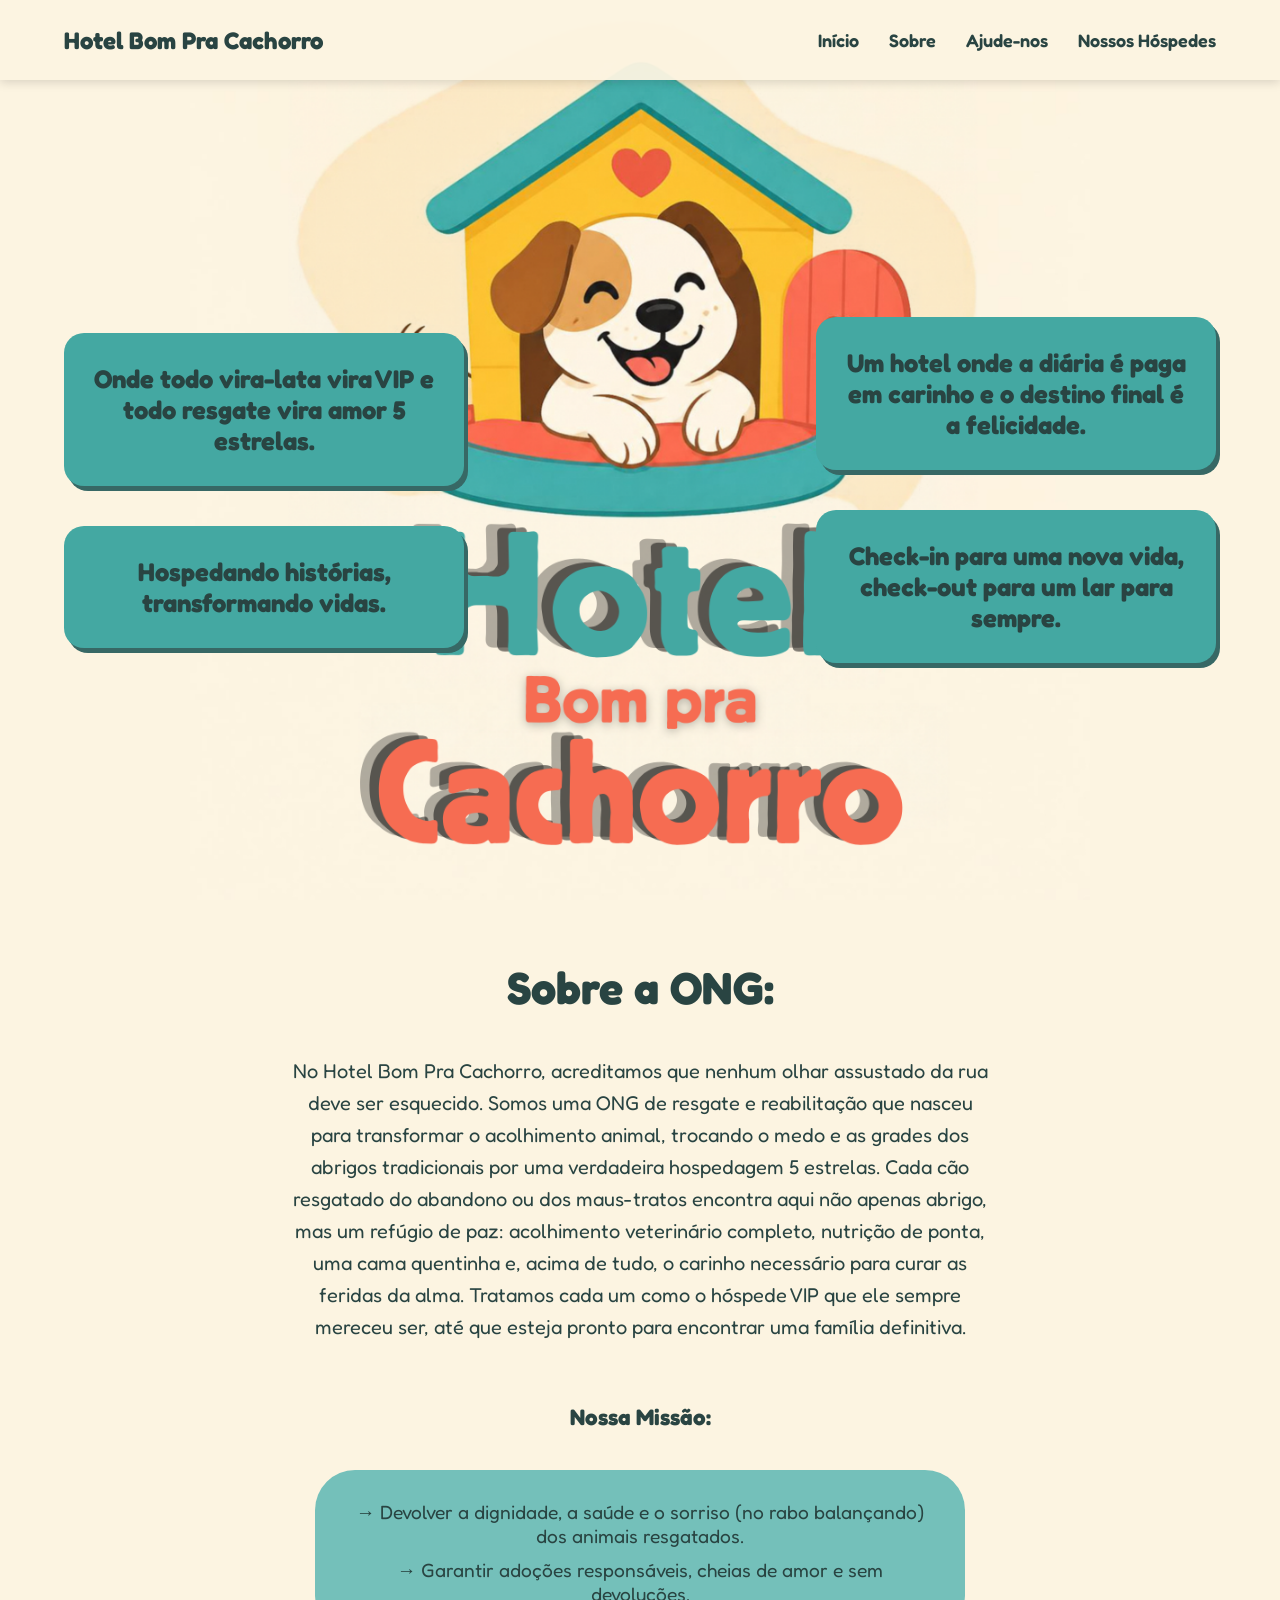
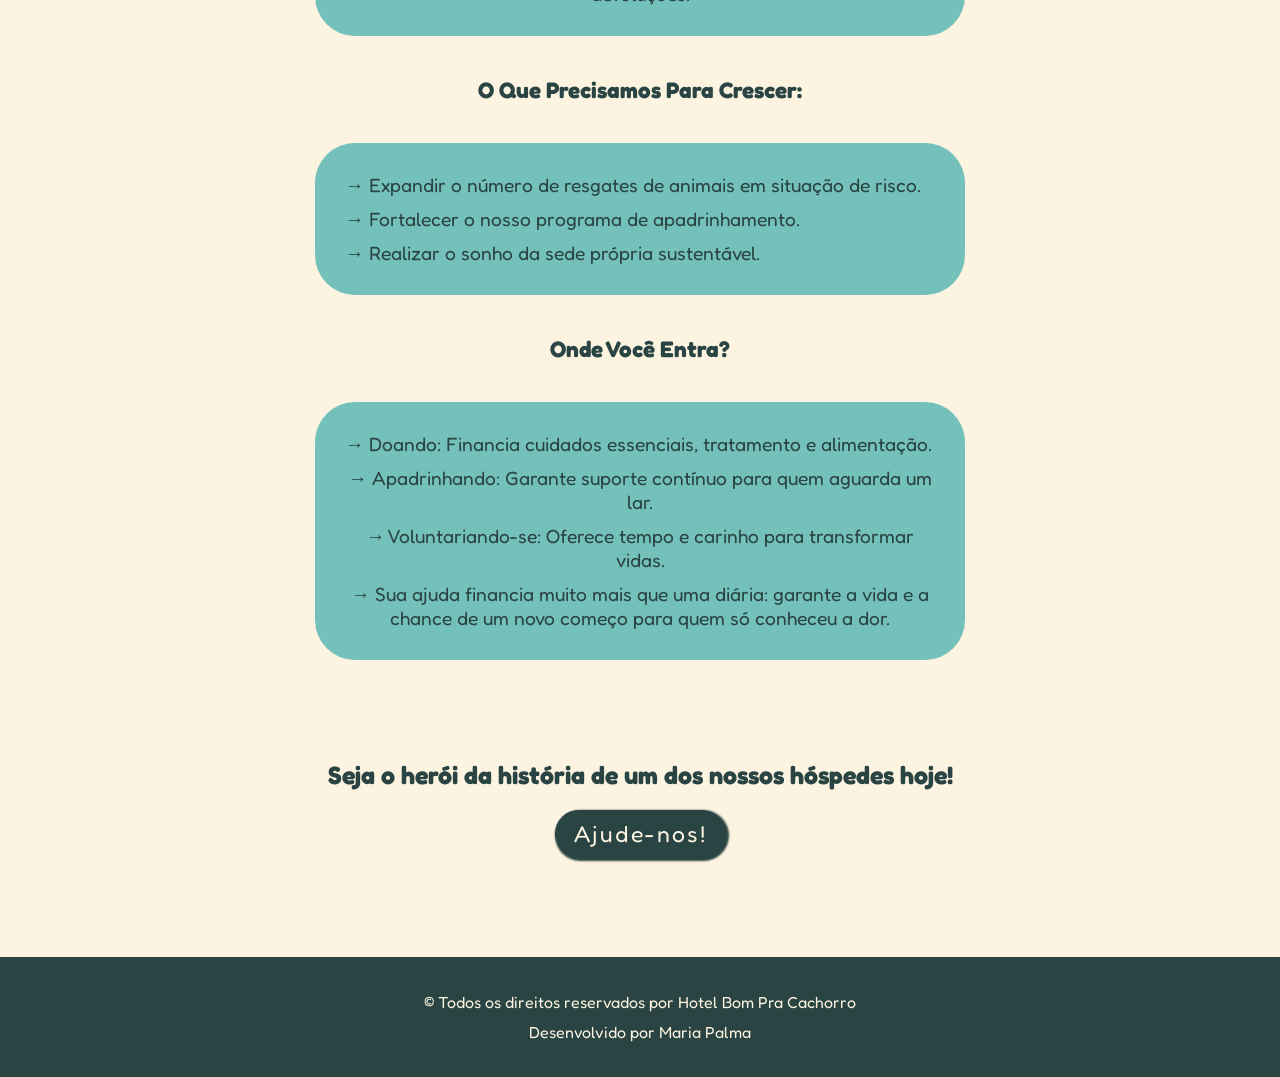
<file: index.html>
<!DOCTYPE html>
<html lang="pt-BR">

<head>
    <meta charset="UTF-8">
    <meta name="viewport" content="width=device-width, initial-scale=1.0">

    <link rel="stylesheet" href="style.css">

    <link rel="preconnect" href="https://fonts.googleapis.com">
    <link rel="preconnect" href="https://fonts.gstatic.com" crossorigin>

    <link href="https://fonts.googleapis.com/css2?family=Fredoka:wght@300..700&display=swap" rel="stylesheet">

    <title>Hotel Bom Pra Cachorro</title>
</head>

<body>

    <header>

        <nav>
            <div class="logo">
                Hotel Bom Pra Cachorro
            </div>

            <div class="menu">
                <a href="index.html">Início</a>
                <a href="#sobre">Sobre</a>
                <a href="apoio.html">Ajude-nos</a>
                <a href="./carrossel_cachorro/cachorros.html">Nossos Hóspedes</a>
            </div>
        </nav>


        <section class="inicio">

            <div class="esquerda">

                <h1>
                    Onde todo vira-lata vira VIP
                    e todo resgate vira amor 5 estrelas.
                </h1>

                <h1>
                    Hospedando histórias,
                    transformando vidas.
                </h1>

            </div>


            <div class="direita">

                <h1>
                    Um hotel onde a diária é paga em carinho
                    e o destino final é a felicidade.
                </h1>

                <h1>
                    Check-in para uma nova vida,
                    check-out para um lar para sempre.
                </h1>

            </div>

        </section>

    </header>


    <main>

        <section id="sobre">
            <h2>Sobre a ONG:</h2>

            <p>
                No Hotel Bom Pra Cachorro, acreditamos que nenhum olhar assustado da rua deve ser esquecido.
                Somos uma ONG de resgate e reabilitação que nasceu para transformar o acolhimento animal, trocando o
                medo e as grades dos abrigos tradicionais por uma verdadeira hospedagem 5 estrelas.
                Cada cão resgatado do abandono ou dos maus-tratos encontra aqui não apenas abrigo, mas um refúgio de
                paz:
                acolhimento veterinário completo, nutrição de ponta, uma cama quentinha e, acima de tudo, o carinho
                necessário para curar as feridas da alma.
                Tratamos cada um como o hóspede VIP que ele sempre mereceu ser, até que esteja pronto para encontrar uma
                família definitiva.
            </p>

            <div class="missao">
                <h3>Nossa Missão:</h3>
                <ul>
                    <li>Devolver a dignidade, a saúde e o sorriso (no rabo balançando) dos animais resgatados.</li>
                    <li>Garantir adoções responsáveis, cheias de amor e sem devoluções.</li>
                </ul>

                <h3>O Que Precisamos Para Crescer: </h3>
                <ul>
                    <li>Expandir o número de resgates de animais em situação de risco.</li>
                    <li>Fortalecer o nosso programa de apadrinhamento.</li>
                    <li>Realizar o sonho da sede própria sustentável.</li>
                </ul>

                <h3>Onde Você Entra? </h3>
                <ul>
                    <li>Doando: Financia cuidados essenciais, tratamento e alimentação.</li>
                    <li>Apadrinhando: Garante suporte contínuo para quem aguarda um lar.</li>
                    <li>Voluntariando-se: Oferece tempo e carinho para transformar vidas.</li>
                    <li>Sua ajuda financia muito mais que uma diária: garante a vida e a chance de um novo começo para
                        quem só conheceu a dor.</li>
                </ul>

                <div id="ajuda">
                    <strong id="pedido">Seja o herói da história de um dos nossos hóspedes hoje! </strong>

                    <a href="apoio.html"> Ajude-nos! </a>
                </div>
            </div>

        </section>

    </main>

    <footer id="contato">
        <p>© Todos os direitos reservados por Hotel Bom Pra Cachorro</p>
        <p>Desenvolvido por Maria Palma</p>
    </footer>

</body>

</html>
</file>
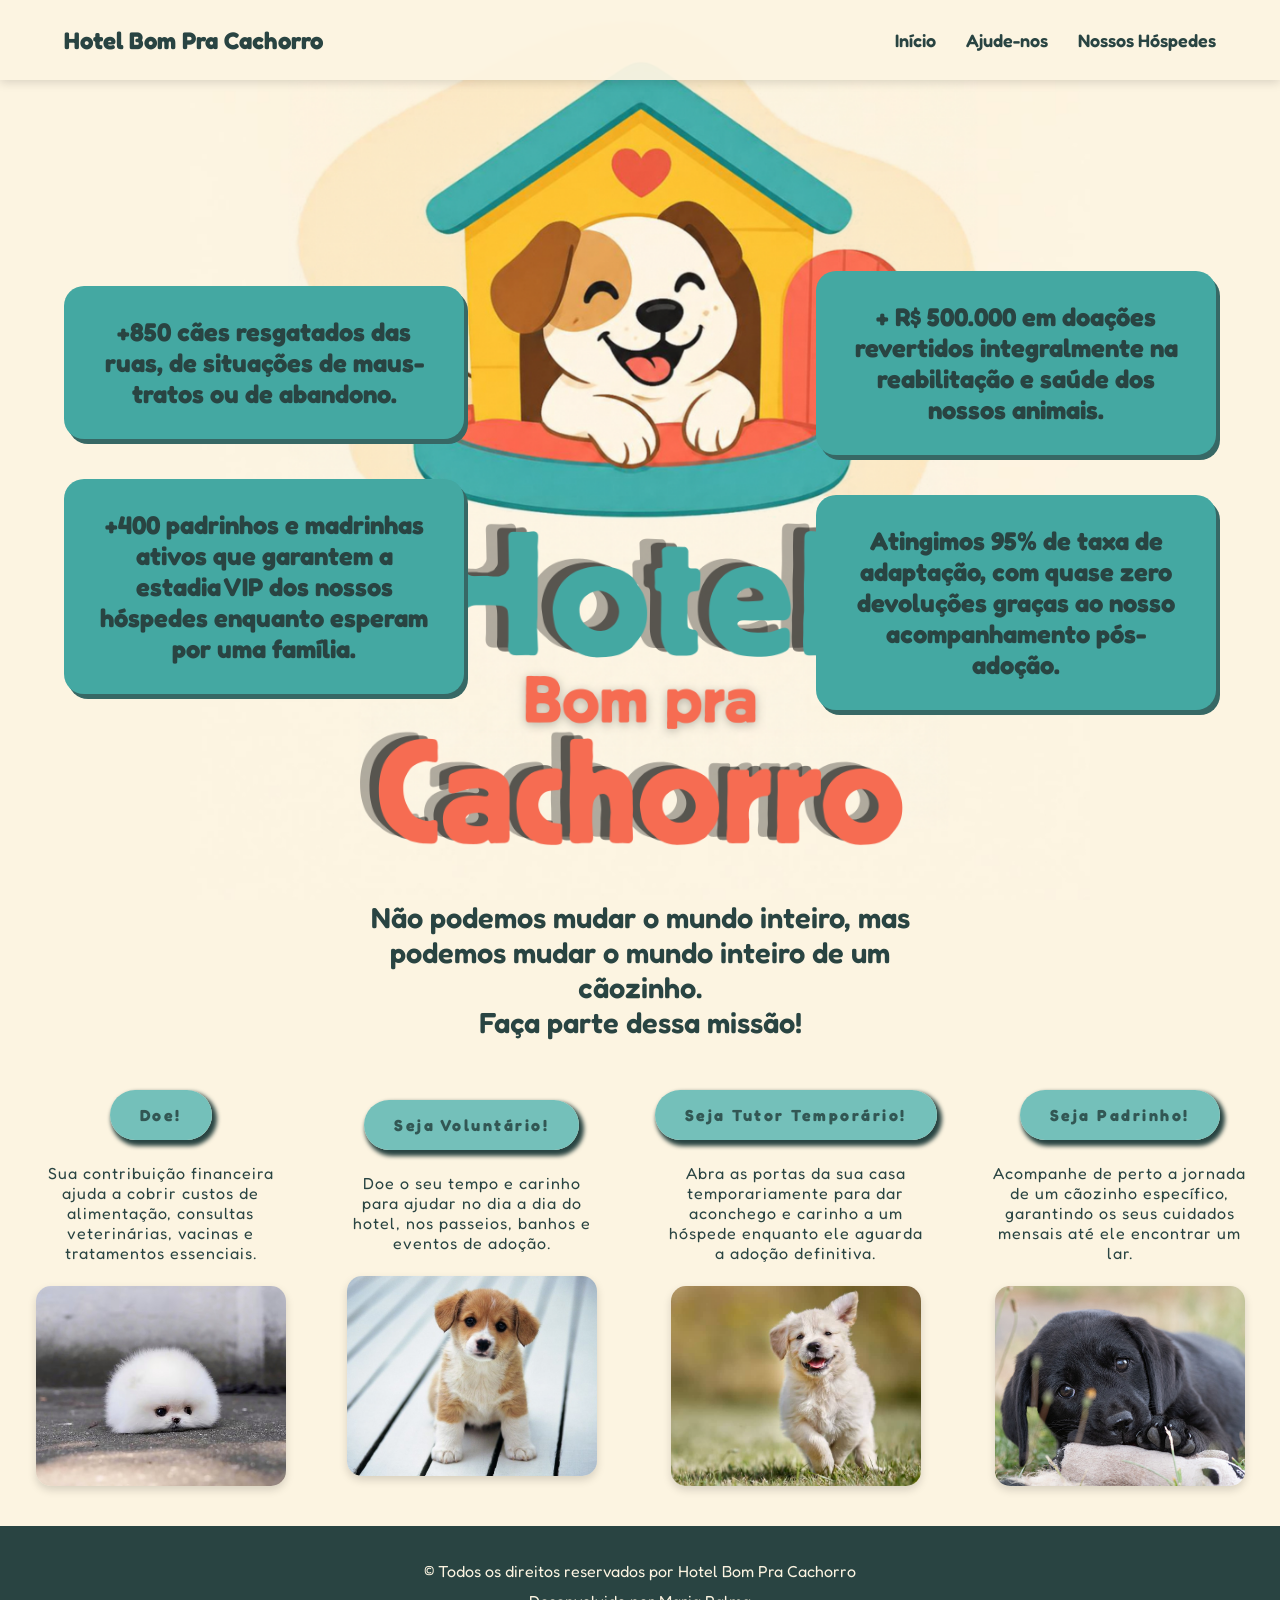
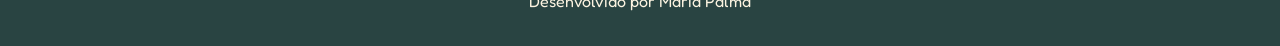
<file: apoio.html>
<!DOCTYPE html>
<html lang="pt-BR">

<head>
    <meta charset="UTF-8">
    <meta name="viewport" content="width=device-width, initial-scale=1.0">

    <link rel="stylesheet" href="style.css">

    <link rel="preconnect" href="https://fonts.googleapis.com">
    <link rel="preconnect" href="https://fonts.gstatic.com" crossorigin>

    <link href="https://fonts.googleapis.com/css2?family=Fredoka:wght@300..700&display=swap" rel="stylesheet">

    <title>Hotel Bom Pra Cachorro</title>
</head>

<body>

    <header>

        <nav>
            <div class="logo">
                Hotel Bom Pra Cachorro
            </div>

            <div class="menu">
                <a href="index.html">Início</a>
                <a href="apoio.html">Ajude-nos</a>
                <a href="./carrossel_cachorro/cachorros.html">Nossos Hóspedes</a>
            </div>
        </nav>


        <section class="inicio">

            <div class="esquerda">

                <h1>
                    +850 cães resgatados das ruas,
                    de situações de maus-tratos ou de abandono.
                </h1>

                <h1>
                    +400 padrinhos e madrinhas ativos que garantem a estadia VIP
                    dos nossos hóspedes enquanto esperam por uma família.
                </h1>

            </div>


            <div class="direita">

                <h1>
                    + R$ 500.000 em doações revertidos integralmente na
                    reabilitação e saúde dos nossos animais.
                </h1>

                <h1>
                    Atingimos 95% de taxa de adaptação, com quase zero devoluções
                    graças ao nosso acompanhamento pós-adoção.
                </h1>

            </div>

        </section>

    </header>

    <h1 id="titulo-apoio">
        Não podemos mudar o mundo inteiro, mas podemos mudar o mundo inteiro de um cãozinho. <br> Faça parte dessa missão!
    </h1>

    <section class="cards">


        <div class="card-conteudo">
            <a href="./apoio/doar.html">Doe!</a>
            <p>
                Sua contribuição financeira ajuda a cobrir custos de alimentação, consultas veterinárias, vacinas e
                tratamentos essenciais.
            </p>
            <img src="./img/d1.jpeg" alt="filhotinho1">
        </div>

        <div class="card-conteudo">
            <a href="./apoio/voluntario.html">Seja Voluntário!</a>
            <p>
                Doe o seu tempo e carinho para ajudar no dia a dia do hotel, nos passeios, banhos e eventos de adoção.
            </p>
            <img src="./img/d2.jpg" alt="filhotinho2">

        </div>

        <div class="card-conteudo">
            <a href="./apoio/lar.html">Seja Tutor Temporário!</a>
            <p>
                Abra as portas da sua casa temporariamente para dar aconchego e carinho a um hóspede enquanto ele
                aguarda a adoção definitiva.
            </p>
            <img src="./img/d3.jpg" alt="filhotinho3">

        </div>

        <div class="card-conteudo">
            <a href="./apoio/padrinho.html">Seja Padrinho!</a>
            <p>
                Acompanhe de perto a jornada de um cãozinho específico, garantindo os seus cuidados mensais até ele
                encontrar um lar.
            </p>
                    <img src="./img/d4.jpg" alt="filhotinho4">

        </div>

    </section>

    <footer id="contato">
        <p>© Todos os direitos reservados por Hotel Bom Pra Cachorro</p>
        <p>Desenvolvido por Maria Palma</p>
    </footer>

</body>

</html>
</file>
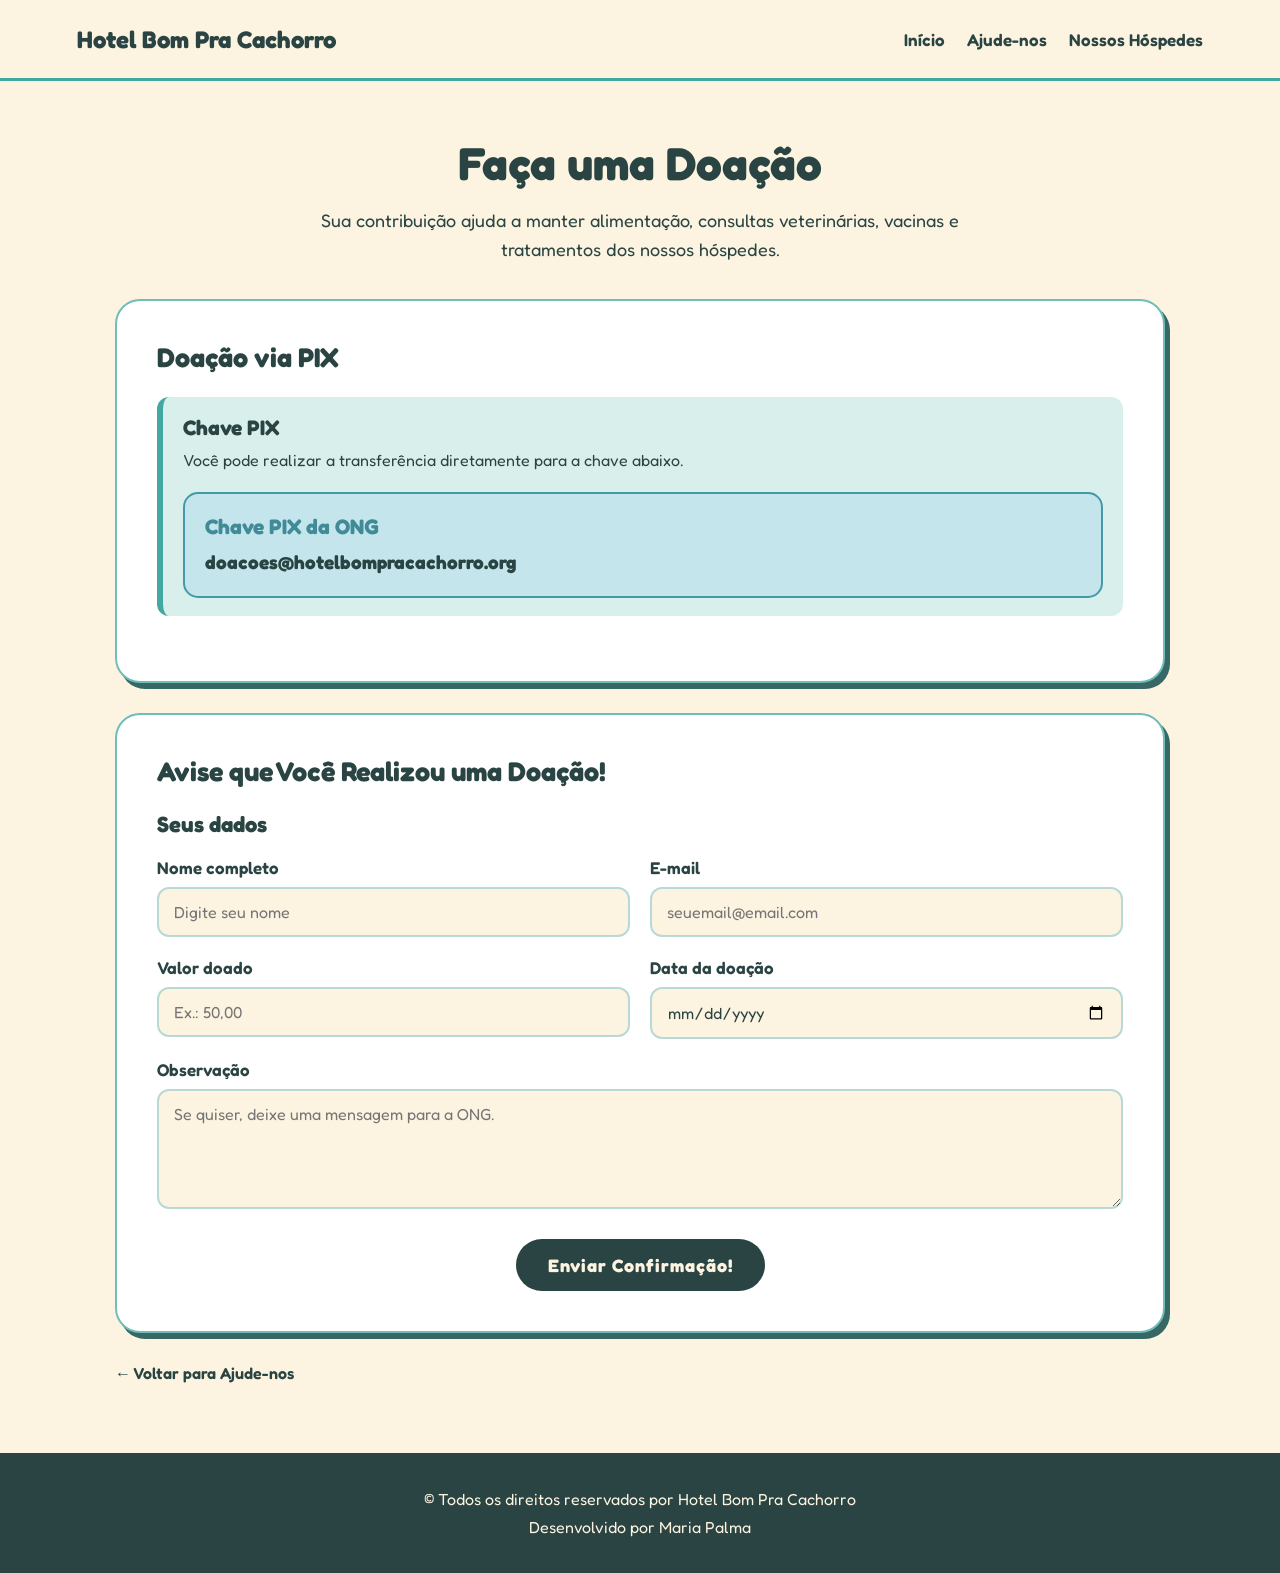
<file: apoio/doar.html>
<!DOCTYPE html>
<html lang="pt-BR">
<head>
    <meta charset="UTF-8">
    <meta name="viewport" content="width=device-width, initial-scale=1.0">
    <link rel="preconnect" href="https://fonts.googleapis.com">
    <link rel="preconnect" href="https://fonts.gstatic.com" crossorigin>
    <link href="https://fonts.googleapis.com/css2?family=Fredoka:wght@300..700&display=swap" rel="stylesheet">
    <link rel="stylesheet" href="./apoio-formularios.css">
    <title>Doação | Hotel Bom Pra Cachorro</title>
</head>

<body class="pagina-formulario">

    <header class="cabecalho" id="cabecalho-doacao">
        <nav class="navegacao" id="nav-doacao">
            <div class="logo" id="logo-doacao">Hotel Bom Pra Cachorro</div>

            <div class="menu" id="menu-doacao">
                <a class="link-menu" id="link-inicio-doacao" href="../index.html">Início</a>
                <a class="link-menu" id="link-apoio-doacao" href="../apoio.html">Ajude-nos</a>
                <a class="link-menu" id="link-hospedes-doacao" href="../carrossel_cachorro/cachorros.html">Nossos Hóspedes</a>
            </div>
        </nav>
    </header>

    <main class="conteudo-principal" id="principal-doacao">

        <section class="introducao" id="intro-doacao">
            <h1 class="titulo-principal" id="titulo-doacao">Faça uma Doação</h1>
            <p class="subtitulo-principal" id="subtitulo-doacao">
                Sua contribuição ajuda a manter alimentação, consultas veterinárias,
                vacinas e tratamentos dos nossos hóspedes.
            </p>
        </section>

        <section class="cartao" id="cartao-pix">
            <h2 class="titulo-cartao" id="titulo-pix">Doação via PIX</h2>

            <div class="caixa-info" id="info-pix">
                <h3 class="titulo-info" id="subtitulo-pix">Chave PIX</h3>
                <p class="texto-info" id="texto-pix">
                    Você pode realizar a transferência diretamente para a chave abaixo.
                </p>

                <div class="caixa-destaque" id="destaque-pix">
                    <h4 class="titulo-destaque" id="titulo-destaque-pix">Chave PIX da ONG</h4>
                    <strong class="valor-destaque" id="chave-pix">
                        doacoes@hotelbompracachorro.org
                    </strong>
                </div>
            </div>
        </section>

        <section class="cartao" id="cartao-form-doacao">
            <h2 class="titulo-cartao" id="titulo-form-doacao">Avise que Você Realizou uma Doação!</h2>

            <form class="formulario" id="form-doacao" action="#" method="post">

                <fieldset class="grupo-campos" id="grupo-dados-doacao">
                    <legend class="titulo-grupo" id="legenda-dados-doacao">Seus dados</legend>

                    <div class="grade-campos" id="grade-dados-doacao">

                        <div class="campo" id="campo-nome-doacao">
                            <label class="rotulo" id="rotulo-nome-doacao" for="input-nome-doacao">Nome completo</label>
                            <input class="campo-texto" id="input-nome-doacao" name="nome" type="text" placeholder="Digite seu nome" required>
                        </div>

                        <div class="campo" id="campo-email-doacao">
                            <label class="rotulo" id="rotulo-email-doacao" for="input-email-doacao">E-mail</label>
                            <input class="campo-texto" id="input-email-doacao" name="email" type="email" placeholder="seuemail@email.com" required>
                        </div>

                        <div class="campo" id="campo-valor-doacao">
                            <label class="rotulo" id="rotulo-valor-doacao" for="input-valor-doacao">Valor doado</label>
                            <input class="campo-texto" id="input-valor-doacao" name="valor" type="number" min="1" step="0.01" placeholder="Ex.: 50,00" required>
                        </div>

                        <div class="campo" id="campo-data-doacao">
                            <label class="rotulo" id="rotulo-data-doacao" for="input-data-doacao">Data da doação</label>
                            <input class="campo-texto" id="input-data-doacao" name="data" type="date" required>
                        </div>

                        <div class="campo campo-largura-total" id="campo-observacao-doacao">
                            <label class="rotulo" id="rotulo-observacao-doacao" for="input-observacao-doacao">Observação</label>
                            <textarea class="caixa-texto" id="input-observacao-doacao" name="observacao" placeholder="Se quiser, deixe uma mensagem para a ONG."></textarea>
                        </div>

                    </div>
                </fieldset>

                <div class="acoes-formulario" id="acoes-doacao">
                    <button class="botao-enviar" id="botao-submit-doacao" type="submit">Enviar Confirmação!</button>
                </div>
            </form>
        </section>

        <a class="link-voltar" id="voltar-doacao" href="../apoio.html">← Voltar para Ajude-nos</a>
    </main>

    <footer class="rodape" id="rodape-doacao">
        <p class="texto-rodape" id="direitos-doacao">© Todos os direitos reservados por Hotel Bom Pra Cachorro</p>
        <p class="texto-rodape" id="autor-doacao">Desenvolvido por Maria Palma</p>
    </footer>

</body>
</html>
</file>
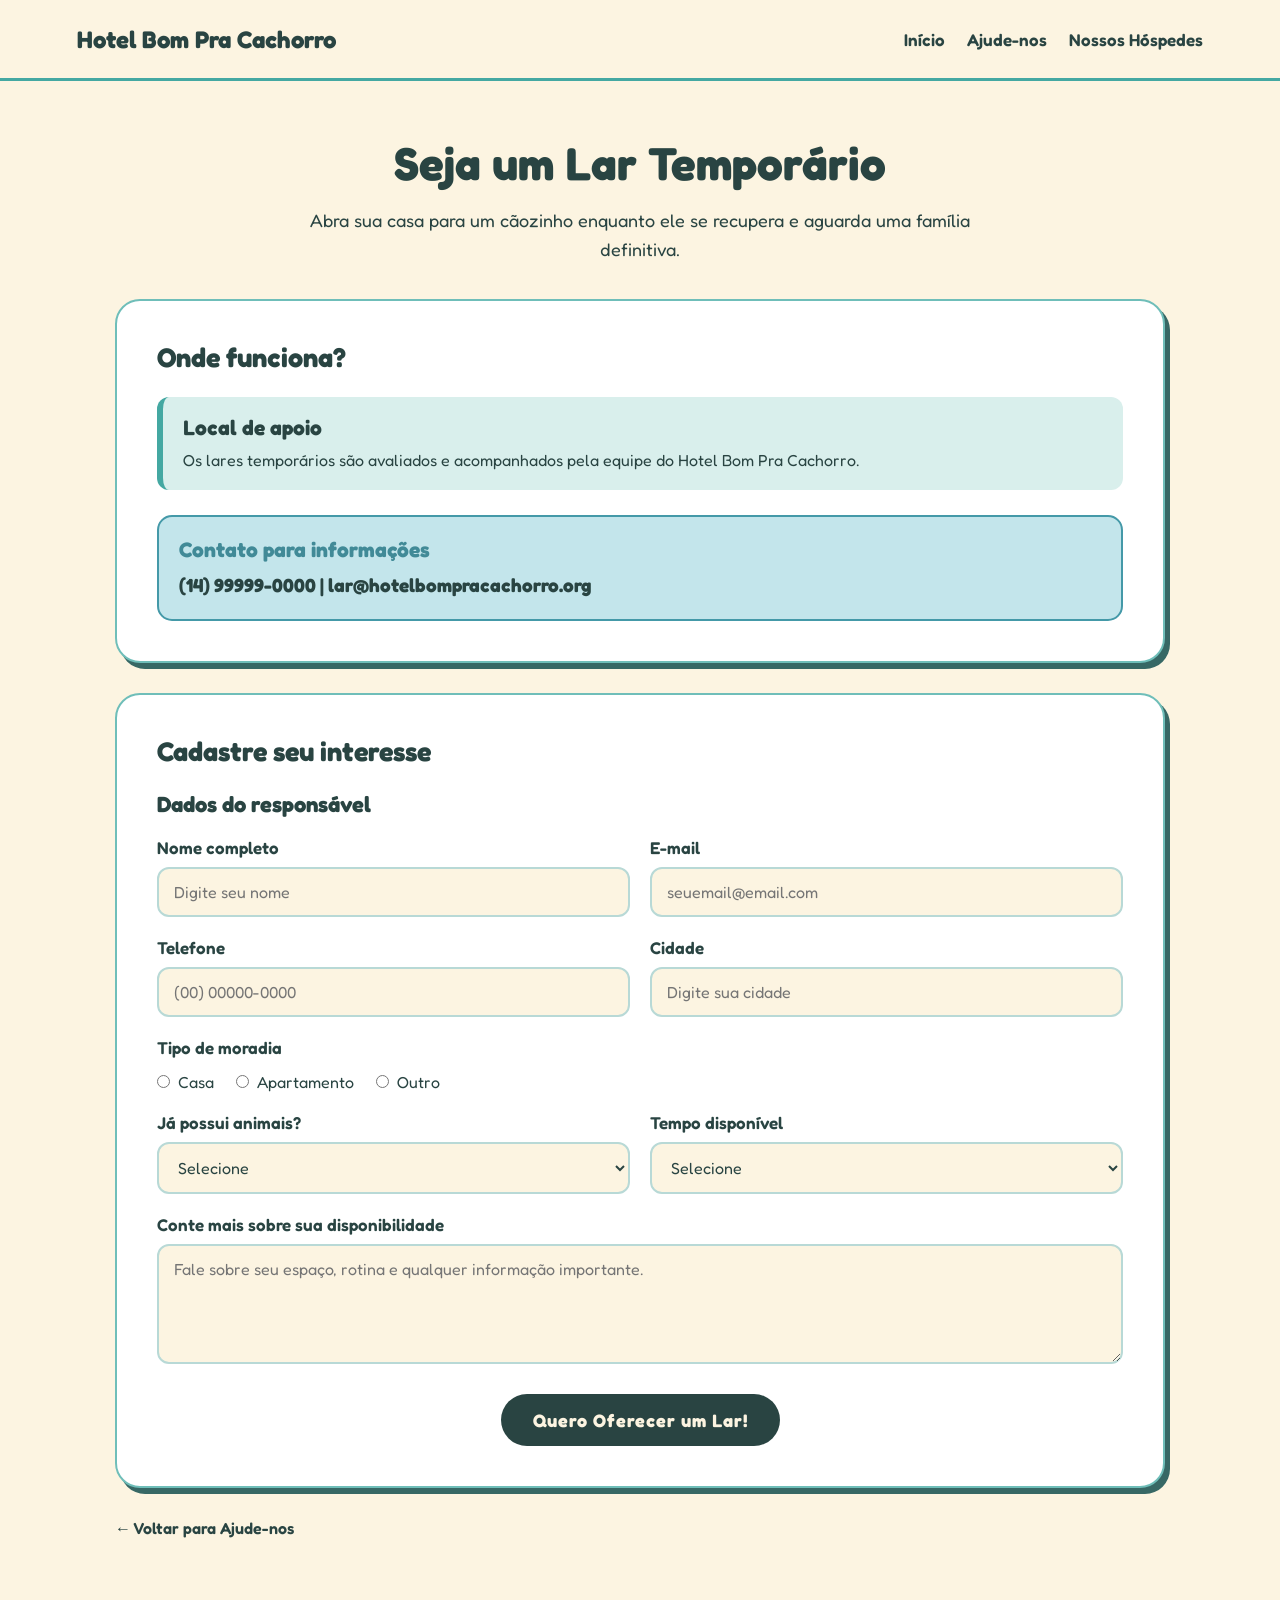
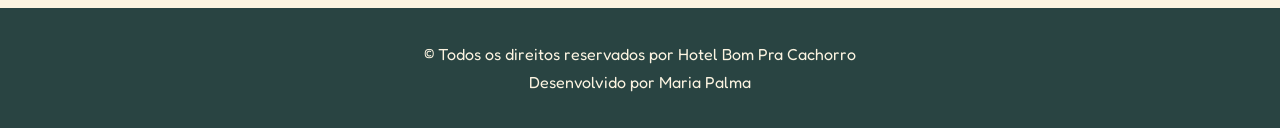
<file: apoio/lar.html>
<!DOCTYPE html>
<html lang="pt-BR">
<head>
    <meta charset="UTF-8">
    <meta name="viewport" content="width=device-width, initial-scale=1.0">
    <link rel="preconnect" href="https://fonts.googleapis.com">
    <link rel="stylesheet" href="./apoio-formularios.css">
    <link href="https://fonts.googleapis.com/css2?family=Fredoka:wght@300..700&display=swap" rel="stylesheet">
    <title>Lar Temporário | Hotel Bom Pra Cachorro</title>
</head>

<body class="pagina-formulario">

    <header class="cabecalho" id="cabecalho-lar">
        <nav class="navegacao" id="nav-lar">
            <div class="logo" id="logo-lar">Hotel Bom Pra Cachorro</div>

            <div class="menu" id="menu-lar">
                <a class="link-menu" id="link-inicio-lar" href="../index.html">Início</a>
                <a class="link-menu" id="link-apoio-lar" href="../apoio.html">Ajude-nos</a>
                <a class="link-menu" id="link-hospedes-lar" href="../carrossel_cachorro/cachorros.html">Nossos Hóspedes</a>
            </div>
        </nav>
    </header>

    <main class="conteudo-principal" id="principal-lar">

        <section class="introducao" id="intro-lar">
            <h1 class="titulo-principal" id="titulo-lar">Seja um Lar Temporário</h1>
            <p class="subtitulo-principal" id="subtitulo-lar">
                Abra sua casa para um cãozinho enquanto ele se recupera e aguarda
                uma família definitiva.
            </p>
        </section>

        <section class="cartao" id="cartao-local-lar">
            <h2 class="titulo-cartao" id="titulo-local-lar">Onde funciona?</h2>

            <div class="caixa-info" id="info-local-lar">
                <h3 class="titulo-info" id="subtitulo-local-lar">Local de apoio</h3>
                <p class="texto-info" id="texto-local-lar">
                    Os lares temporários são avaliados e acompanhados pela equipe do
                    Hotel Bom Pra Cachorro.
                </p>
            </div>

            <div class="caixa-destaque" id="destaque-contato-lar">
                <h3 class="titulo-destaque" id="titulo-contato-lar">Contato para informações</h3>
                <strong class="valor-destaque" id="valor-contato-lar">
                    (14) 99999-0000 | lar@hotelbompracachorro.org
                </strong>
            </div>
        </section>
        
        <section class="cartao" id="cartao-form-lar">
            <h2 class="titulo-cartao" id="titulo-form-lar">Cadastre seu interesse</h2>

            <form class="formulario" id="form-lar" action="#" method="post">

                <fieldset class="grupo-campos" id="grupo-dados-lar">
                    <legend class="titulo-grupo" id="legenda-dados-lar">Dados do responsável</legend>

                    <div class="grade-campos" id="grade-dados-lar">

                        <div class="campo" id="campo-nome-lar">
                            <label class="rotulo" id="rotulo-nome-lar" for="input-nome-lar">Nome completo</label>
                            <input class="campo-texto" id="input-nome-lar" name="nome" type="text" placeholder="Digite seu nome" required>
                        </div>

                        <div class="campo" id="campo-email-lar">
                            <label class="rotulo" id="rotulo-email-lar" for="input-email-lar">E-mail</label>
                            <input class="campo-texto" id="input-email-lar" name="email" type="email" placeholder="seuemail@email.com" required>
                        </div>

                        <div class="campo" id="campo-telefone-lar">
                            <label class="rotulo" id="rotulo-telefone-lar" for="input-telefone-lar">Telefone</label>
                            <input class="campo-texto" id="input-telefone-lar" name="telefone" type="tel" placeholder="(00) 00000-0000" required>
                        </div>

                        <div class="campo" id="campo-cidade-lar">
                            <label class="rotulo" id="rotulo-cidade-lar" for="input-cidade-lar">Cidade</label>
                            <input class="campo-texto" id="input-cidade-lar" name="cidade" type="text" placeholder="Digite sua cidade" required>
                        </div>

                        <div class="campo campo-largura-total" id="campo-moradia-lar">
                            <label class="rotulo" id="rotulo-moradia-lar">Tipo de moradia</label>

                            <div class="grupo-radio" id="grupo-opcoes-moradia">
                                <label class="opcao" id="opcao-casa">
                                    <input type="radio" name="moradia" value="casa" required> Casa
                                </label>

                                <label class="opcao" id="opcao-apartamento">
                                    <input type="radio" name="moradia" value="apartamento"> Apartamento
                                </label>

                                <label class="opcao" id="opcao-outro">
                                    <input type="radio" name="moradia" value="outro"> Outro
                                </label>
                            </div>
                        </div>

                        <div class="campo" id="campo-animais-lar">
                            <label class="rotulo" id="rotulo-animais-lar" for="select-animais-lar">Já possui animais?</label>
                            <select class="campo-selecao" id="select-animais-lar" name="animais" required>
                                <option value="">Selecione</option>
                                <option value="sim">Sim</option>
                                <option value="nao">Não</option>
                            </select>
                        </div>

                        <div class="campo" id="campo-tempo-lar">
                            <label class="rotulo" id="rotulo-tempo-lar" for="select-tempo-lar">Tempo disponível</label>
                            <select class="campo-selecao" id="select-tempo-lar" name="tempo" required>
                                <option value="">Selecione</option>
                                <option value="ate-15">Até 15 dias</option>
                                <option value="16-30">16 a 30 dias</option>
                                <option value="mais-30">Mais de 30 dias</option>
                            </select>
                        </div>

                        <div class="campo campo-largura-total" id="campo-observacao-lar">
                            <label class="rotulo" id="rotulo-observacao-lar" for="input-observacao-lar">Conte mais sobre sua disponibilidade</label>
                            <textarea class="caixa-texto" id="input-observacao-lar" name="observacao" placeholder="Fale sobre seu espaço, rotina e qualquer informação importante."></textarea>
                        </div>

                    </div>
                </fieldset>

                <div class="acoes-formulario" id="acoes-lar">
                    <button class="botao-enviar" id="botao-submit-lar" type="submit">Quero Oferecer um Lar!</button>
                </div>
            </form>
        </section>

        <a class="link-voltar" id="voltar-lar" href="../apoio.html">← Voltar para Ajude-nos</a>
    </main>

    <footer class="rodape" id="rodape-lar">
        <p class="texto-rodape" id="direitos-lar">© Todos os direitos reservados por Hotel Bom Pra Cachorro</p>
        <p class="texto-rodape" id="autor-lar">Desenvolvido por Maria Palma</p>
    </footer>

</body>
</html>
</file>
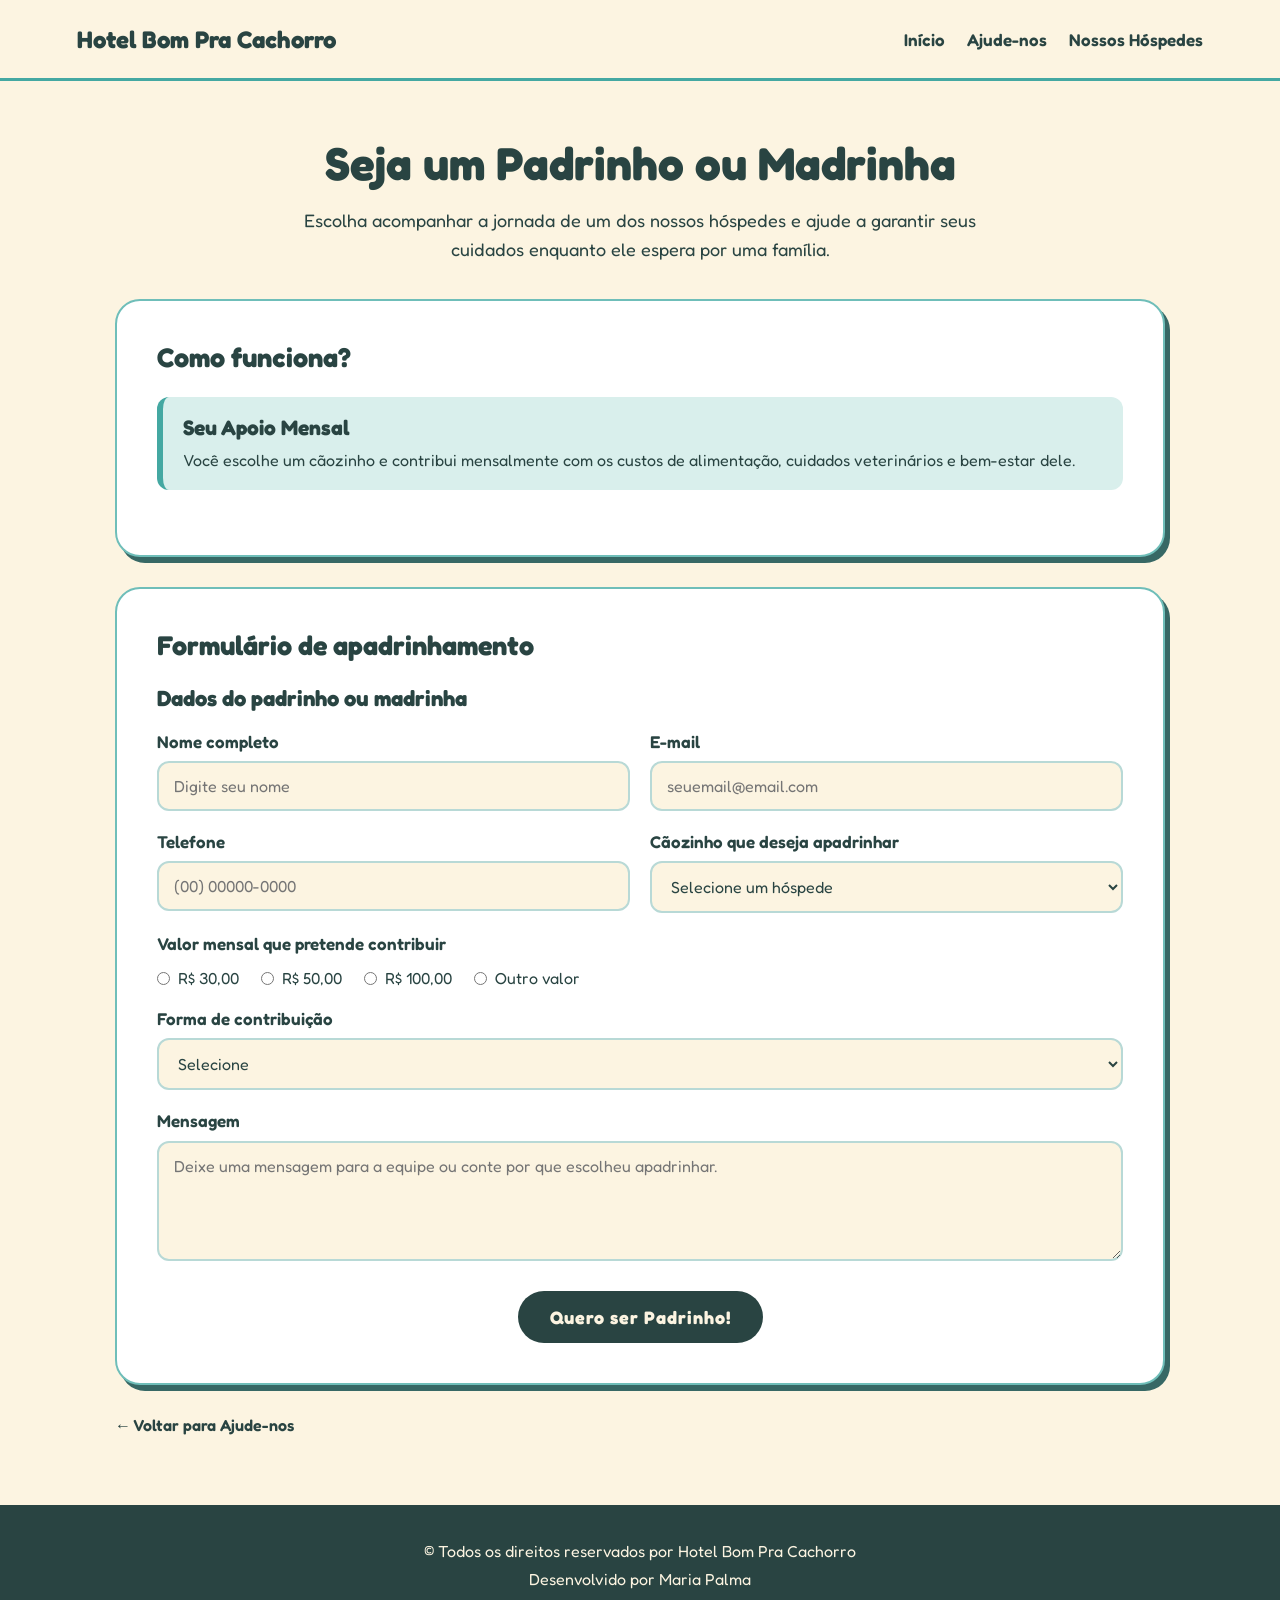
<file: apoio/padrinho.html>
<!DOCTYPE html>
<html lang="pt-BR">
<head>
    <meta charset="UTF-8">
    <meta name="viewport" content="width=device-width, initial-scale=1.0">
    <link rel="preconnect" href="https://fonts.googleapis.com">
    <link rel="stylesheet" href="./apoio-formularios.css">
    <link href="https://fonts.googleapis.com/css2?family=Fredoka:wght@300..700&display=swap" rel="stylesheet">
    <title>Apadrinhamento | Hotel Bom Pra Cachorro</title>
</head>

<body class="pagina-formulario">

    <header class="cabecalho" id="cabecalho-padrinho">
        <nav class="navegacao" id="nav-padrinho">
            <div class="logo" id="logo-padrinho">Hotel Bom Pra Cachorro</div>

            <div class="menu" id="menu-padrinho">
                <a class="link-menu" id="link-inicio-padrinho" href="../index.html">Início</a>
                <a class="link-menu" id="link-apoio-padrinho" href="../apoio.html">Ajude-nos</a>
                <a class="link-menu" id="link-hospedes-padrinho" href="../carrossel_cachorro/cachorros.html">Nossos Hóspedes</a>
            </div>
        </nav>
    </header>

    <main class="conteudo-principal" id="principal-padrinho">

        <section class="introducao" id="intro-padrinho">
            <h1 class="titulo-principal" id="titulo-padrinho">Seja um Padrinho ou Madrinha</h1>
            <p class="subtitulo-principal" id="subtitulo-padrinho">
                Escolha acompanhar a jornada de um dos nossos hóspedes e ajude a garantir
                seus cuidados enquanto ele espera por uma família.
            </p>
        </section>

        <section class="cartao" id="cartao-como-funciona">
            <h2 class="titulo-cartao" id="titulo-como-funciona">Como funciona?</h2>

            <div class="caixa-info" id="info-como-funciona">
                <h3 class="titulo-info" id="subtitulo-como-funciona">Seu Apoio Mensal</h3>
                <p class="texto-info" id="texto-como-funciona">
                    Você escolhe um cãozinho e contribui mensalmente com os custos de
                    alimentação, cuidados veterinários e bem-estar dele.
                </p>
            </div>
        </section>

        <section class="cartao" id="cartao-form-padrinho">
            <h2 class="titulo-cartao" id="titulo-form-padrinho">Formulário de apadrinhamento</h2>

            <form class="formulario" id="form-padrinho" action="#" method="post">

                <fieldset class="grupo-campos" id="grupo-dados-padrinho">
                    <legend class="titulo-grupo" id="legenda-dados-padrinho">Dados do padrinho ou madrinha</legend>

                    <div class="grade-campos" id="grade-dados-padrinho">

                        <div class="campo" id="campo-nome-padrinho">
                            <label class="rotulo" id="rotulo-nome-padrinho" for="input-nome-padrinho">Nome completo</label>
                            <input class="campo-texto" id="input-nome-padrinho" name="nome" type="text" placeholder="Digite seu nome" required>
                        </div>

                        <div class="campo" id="campo-email-padrinho">
                            <label class="rotulo" id="rotulo-email-padrinho" for="input-email-padrinho">E-mail</label>
                            <input class="campo-texto" id="input-email-padrinho" name="email" type="email" placeholder="seuemail@email.com" required>
                        </div>

                        <div class="campo" id="campo-telefone-padrinho">
                            <label class="rotulo" id="rotulo-telefone-padrinho" for="input-telefone-padrinho">Telefone</label>
                            <input class="campo-texto" id="input-telefone-padrinho" name="telefone" type="tel" placeholder="(00) 00000-0000" required>
                        </div>

                        <div class="campo" id="campo-cao-padrinho">
                            <label class="rotulo" id="rotulo-cao-padrinho" for="select-cao-padrinho">Cãozinho que deseja apadrinhar</label>
                            <select class="campo-selecao" id="select-cao-padrinho" name="cao" required>
                                <option value="">Selecione um hóspede</option>
                                <option value="brisa">Brisa</option>
                                <option value="lady">Lady</option>
                                <option value="jujuba">Jujuba</option>
                                <option value="rebeca">Rebeca</option>
                                <option value="lucy">Lucy</option>
                            </select>
                        </div>

                        <div class="campo campo-largura-total" id="campo-valor-padrinho">
                            <label class="rotulo" id="rotulo-valor-padrinho">Valor mensal que pretende contribuir</label>

                            <div class="grupo-radio" id="grupo-opcoes-valor">
                                <label class="opcao" id="opcao-valor-30">
                                    <input type="radio" name="valor" value="30" required> R$ 30,00
                                </label>

                                <label class="opcao" id="opcao-valor-50">
                                    <input type="radio" name="valor" value="50"> R$ 50,00
                                </label>

                                <label class="opcao" id="opcao-valor-100">
                                    <input type="radio" name="valor" value="100"> R$ 100,00
                                </label>

                                <label class="opcao" id="opcao-valor-outro">
                                    <input type="radio" name="valor" value="outro"> Outro valor
                                </label>
                            </div>
                        </div>

                        <div class="campo campo-largura-total" id="campo-pagamento-padrinho">
                            <label class="rotulo" id="rotulo-pagamento-padrinho" for="select-pagamento-padrinho">Forma de contribuição</label>
                            <select class="campo-selecao" id="select-pagamento-padrinho" name="pagamento" required>
                                <option value="">Selecione</option>
                                <option value="pix">PIX</option>
                                <option value="transferencia">Transferência bancária</option>
                            </select>
                        </div>

                        <div class="campo campo-largura-total" id="campo-mensagem-padrinho">
                            <label class="rotulo" id="rotulo-mensagem-padrinho" for="input-mensagem-padrinho">Mensagem</label>
                            <textarea class="caixa-texto" id="input-mensagem-padrinho" name="mensagem" placeholder="Deixe uma mensagem para a equipe ou conte por que escolheu apadrinhar."></textarea>
                        </div>

                    </div>
                </fieldset>

                <div class="acoes-formulario" id="acoes-padrinho">
                    <button class="botao-enviar" id="botao-submit-padrinho" type="submit">Quero ser Padrinho!</button>
                </div>
            </form>
        </section>

        <a class="link-voltar" id="voltar-padrinho" href="../apoio.html">← Voltar para Ajude-nos</a>
    </main>

    <footer class="rodape" id="rodape-padrinho">
        <p class="texto-rodape" id="direitos-padrinho">© Todos os direitos reservados por Hotel Bom Pra Cachorro</p>
        <p class="texto-rodape" id="autor-padrinho">Desenvolvido por Maria Palma</p>
    </footer>

</body>
</html>
</file>
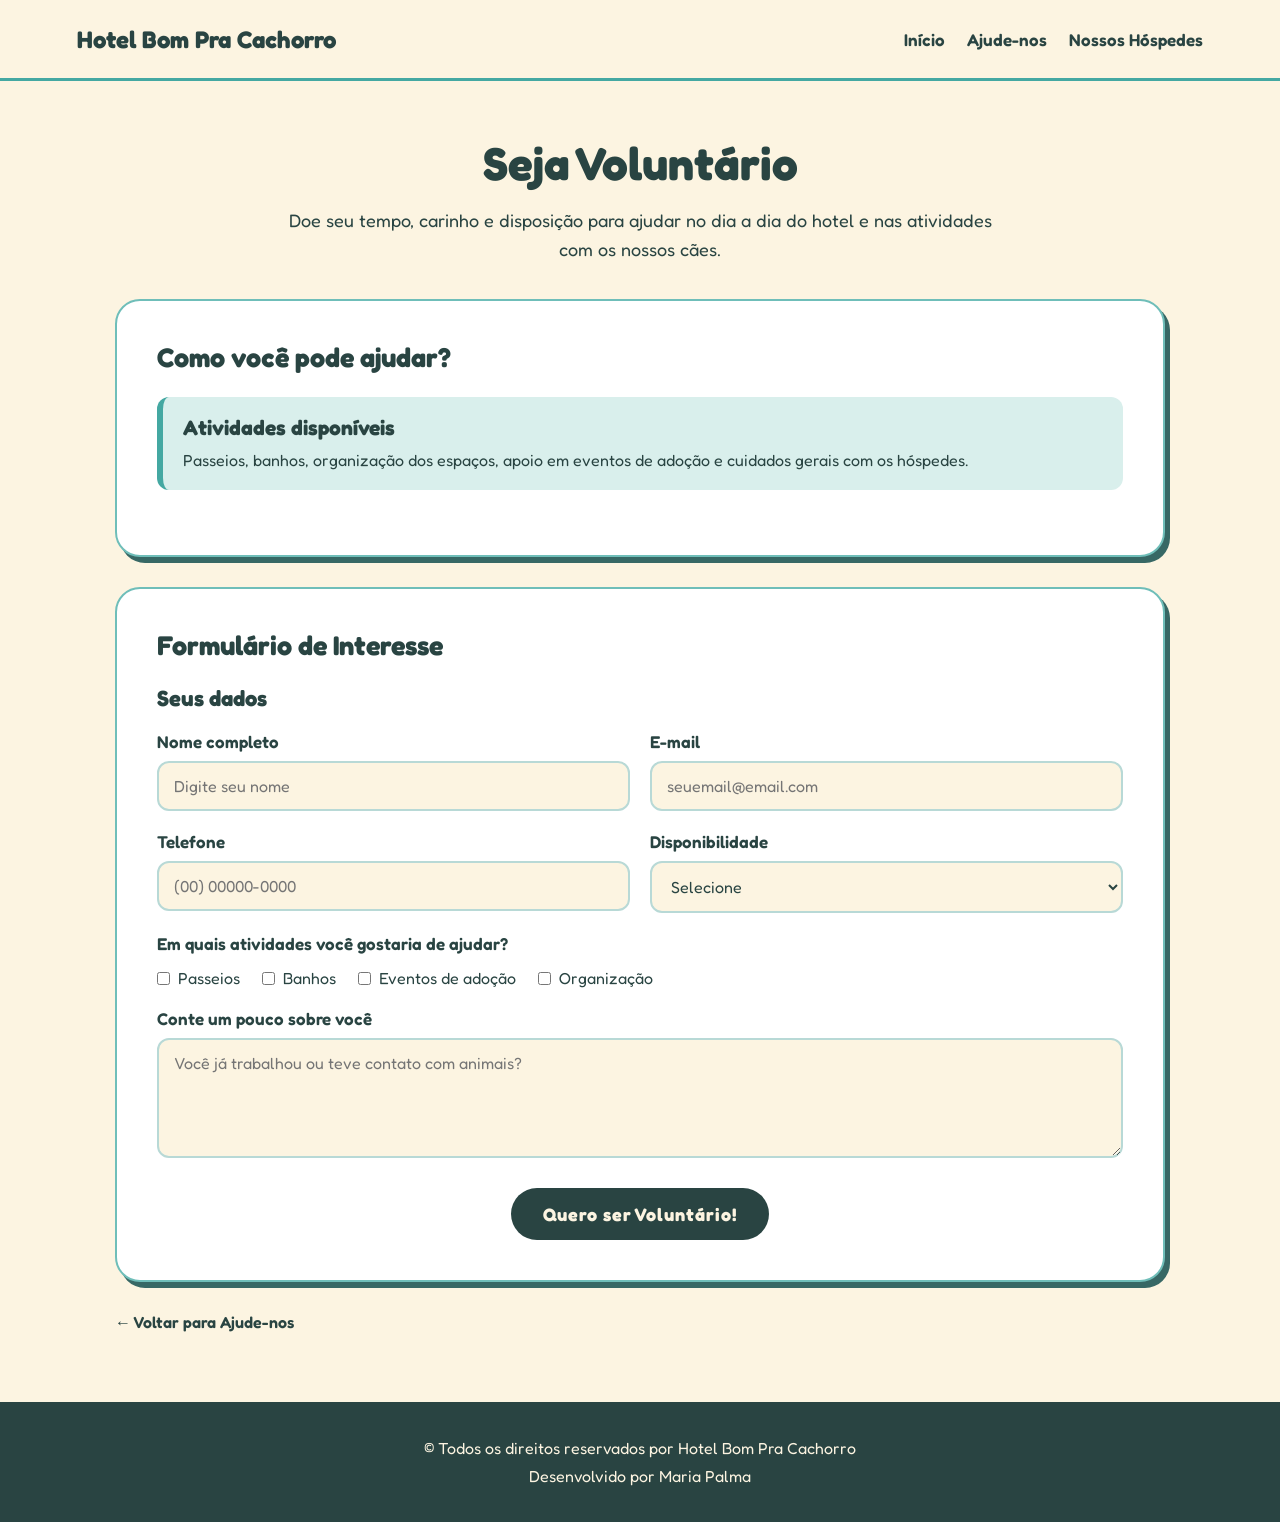
<file: apoio/voluntario.html>
<!DOCTYPE html>
<html lang="pt-BR">
<head>
    <meta charset="UTF-8">
    <meta name="viewport" content="width=device-width, initial-scale=1.0">
    <link rel="preconnect" href="https://fonts.googleapis.com">
    <link rel="preconnect" href="https://fonts.gstatic.com" crossorigin>
    <link href="https://fonts.googleapis.com/css2?family=Fredoka:wght@300..700&display=swap" rel="stylesheet">
    <link rel="stylesheet" href="./apoio-formularios.css">
    <title>Voluntariado | Hotel Bom Pra Cachorro</title>
</head>

<body class="pagina-formulario">

    <header class="cabecalho" id="cabecalho-voluntario">
        <nav class="navegacao" id="nav-voluntario">
            <div class="logo" id="logo-voluntario">Hotel Bom Pra Cachorro</div>

            <div class="menu" id="menu-voluntario">
                <a class="link-menu" id="link-inicio-voluntario" href="../index.html">Início</a>
                <a class="link-menu" id="link-apoio-voluntario" href="../apoio.html">Ajude-nos</a>
                <a class="link-menu" id="link-hospedes-voluntario" href="../carrossel_cachorro/cachorros.html">Nossos Hóspedes</a>
            </div>
        </nav>
    </header>

    <main class="conteudo-principal" id="principal-voluntario">

        <section class="introducao" id="intro-voluntario">
            <h1 class="titulo-principal" id="titulo-voluntario">Seja Voluntário</h1>
            <p class="subtitulo-principal" id="subtitulo-voluntario">
                Doe seu tempo, carinho e disposição para ajudar no dia a dia do hotel
                e nas atividades com os nossos cães.
            </p>
        </section>

        <section class="cartao" id="cartao-info-voluntario">
            <h2 class="titulo-cartao" id="titulo-info-voluntario">Como você pode ajudar?</h2>

            <div class="caixa-info" id="info-voluntario">
                <h3 class="titulo-info" id="subtitulo-info-voluntario">Atividades disponíveis</h3>
                <p class="texto-info" id="texto-info-voluntario">
                    Passeios, banhos, organização dos espaços, apoio em eventos de adoção
                    e cuidados gerais com os hóspedes.
                </p>
            </div>
        </section>

        <section class="cartao" id="cartao-form-voluntario">
            <h2 class="titulo-cartao" id="titulo-form-voluntario">Formulário de Interesse</h2>

            <form class="formulario" id="form-voluntario" action="#" method="post">

                <fieldset class="grupo-campos" id="grupo-dados-voluntario">
                    <legend class="titulo-grupo" id="legenda-dados-voluntario">Seus dados</legend>

                    <div class="grade-campos" id="grade-dados-voluntario">

                        <div class="campo" id="campo-nome-voluntario">
                            <label class="rotulo" id="rotulo-nome-voluntario" for="input-nome-voluntario">Nome completo</label>
                            <input class="campo-texto" id="input-nome-voluntario" name="nome" type="text" placeholder="Digite seu nome" required>
                        </div>

                        <div class="campo" id="campo-email-voluntario">
                            <label class="rotulo" id="rotulo-email-voluntario" for="input-email-voluntario">E-mail</label>
                            <input class="campo-texto" id="input-email-voluntario" name="email" type="email" placeholder="seuemail@email.com" required>
                        </div>

                        <div class="campo" id="campo-telefone-voluntario">
                            <label class="rotulo" id="rotulo-telefone-voluntario" for="input-telefone-voluntario">Telefone</label>
                            <input class="campo-texto" id="input-telefone-voluntario" name="telefone" type="tel" placeholder="(00) 00000-0000" required>
                        </div>

                        <div class="campo" id="campo-disponibilidade-voluntario">
                            <label class="rotulo" id="rotulo-disponibilidade-voluntario" for="select-disponibilidade-voluntario">Disponibilidade</label>
                            <select class="campo-selecao" id="select-disponibilidade-voluntario" name="disponibilidade" required>
                                <option value="">Selecione</option>
                                <option value="manha">Manhã</option>
                                <option value="tarde">Tarde</option>
                                <option value="noite">Noite</option>
                                <option value="flexivel">Horário flexível</option>
                            </select>
                        </div>

                        <div class="campo campo-largura-total" id="campo-atividade-voluntario">
                            <label class="rotulo" id="rotulo-atividade-voluntario">Em quais atividades você gostaria de ajudar?</label>

                            <div class="grupo-checkbox" id="grupo-opcoes-atividades">
                                <label class="opcao" id="opcao-passeio">
                                    <input type="checkbox" name="atividade" value="passeios"> Passeios
                                </label>

                                <label class="opcao" id="opcao-banho">
                                    <input type="checkbox" name="atividade" value="banhos"> Banhos
                                </label>

                                <label class="opcao" id="opcao-eventos">
                                    <input type="checkbox" name="atividade" value="eventos"> Eventos de adoção
                                </label>

                                <label class="opcao" id="opcao-organizacao">
                                    <input type="checkbox" name="atividade" value="organizacao"> Organização
                                </label>
                            </div>
                        </div>

                        <div class="campo campo-largura-total" id="campo-experiencia-voluntario">
                            <label class="rotulo" id="rotulo-experiencia-voluntario" for="input-experiencia-voluntario">Conte um pouco sobre você</label>
                            <textarea class="caixa-texto" id="input-experiencia-voluntario" name="experiencia" placeholder="Você já trabalhou ou teve contato com animais?"></textarea>
                        </div>

                    </div>
                </fieldset>

                <div class="acoes-formulario" id="acoes-voluntario">
                    <button class="botao-enviar" id="botao-submit-voluntario" type="submit">Quero ser Voluntário!</button>
                </div>
            </form>
        </section>

        <a class="link-voltar" id="voltar-voluntario" href="../apoio.html">← Voltar para Ajude-nos</a>
    </main>

    <footer class="rodape" id="rodape-voluntario">
        <p class="texto-rodape" id="direitos-voluntario">© Todos os direitos reservados por Hotel Bom Pra Cachorro</p>
        <p class="texto-rodape" id="autor-voluntario">Desenvolvido por Maria Palma</p>
    </footer>

</body>
</html>
</file>
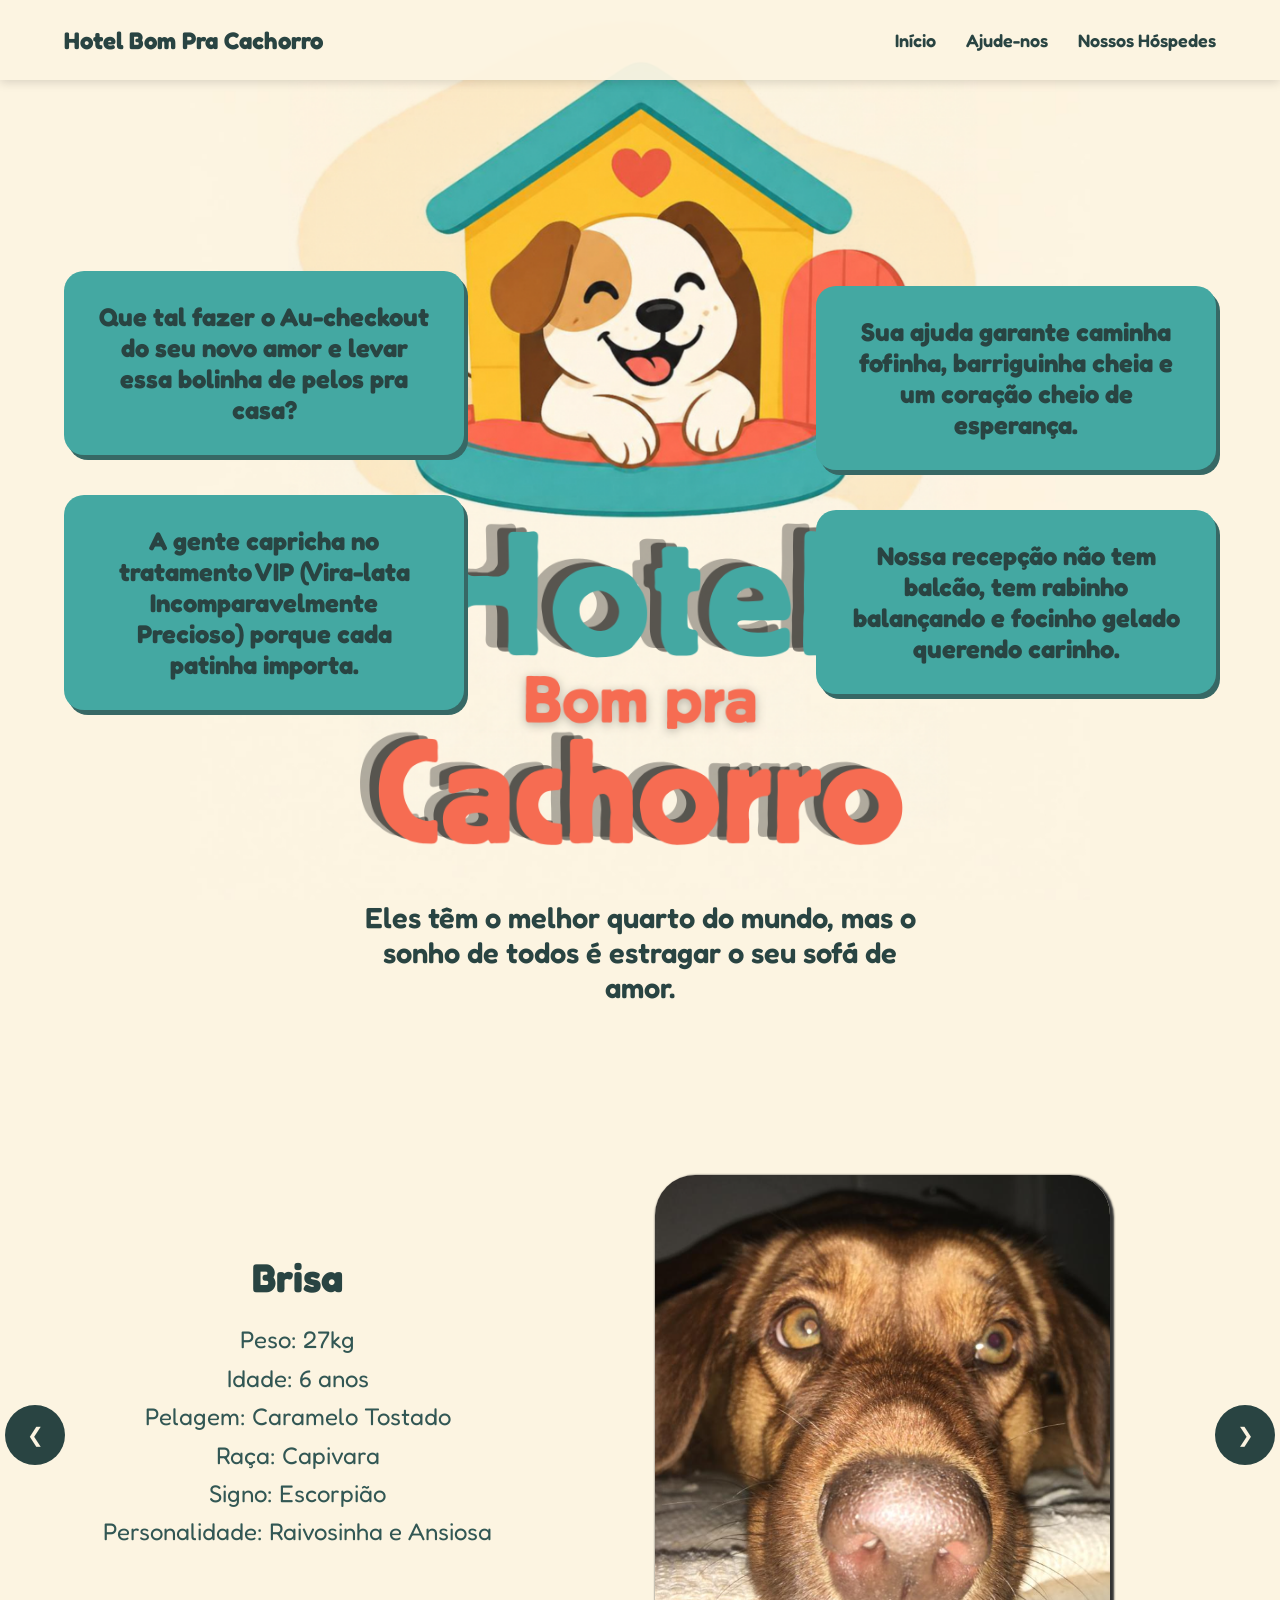
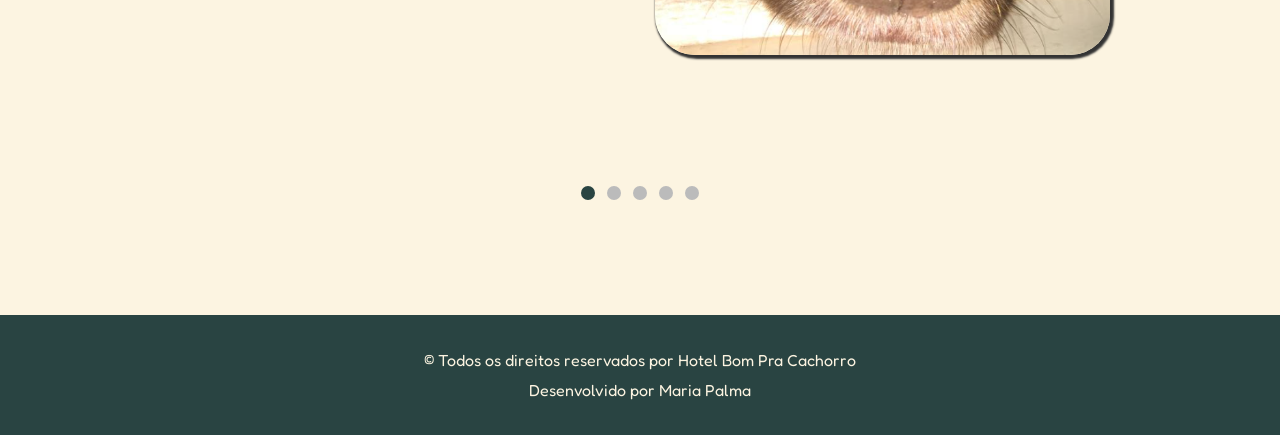
<file: carrossel_cachorro/cachorros.html>
<!DOCTYPE html>
<html lang="pt-BR">

<head>
    <meta charset="UTF-8">
    <meta name="viewport" content="width=device-width, initial-scale=1.0">

    <link rel="stylesheet" href="../style.css">

    <link rel="preconnect" href="https://fonts.googleapis.com">
    <link rel="preconnect" href="https://fonts.gstatic.com" crossorigin>

    <link href="https://fonts.googleapis.com/css2?family=Fredoka:wght@300..700&display=swap" rel="stylesheet">

    <title>Hotel Bom Pra Cachorro</title>
</head>

<body>

    <header>

        <nav>
            <div class="logo">
                Hotel Bom Pra Cachorro
            </div>

            <div class="menu">
                <a href="../index.html">Início</a>
                <a href="../apoio.html">Ajude-nos</a>
                <a href="cachorros.html">Nossos Hóspedes</a>
            </div>
        </nav>


        <section class="inicio">

            <div class="esquerda">

                <h1>
                    Que tal fazer o Au-checkout do seu novo amor e levar essa bolinha de pelos pra casa?
                </h1>

                <h1>
                    A gente capricha no tratamento VIP (Vira-lata Incomparavelmente Precioso) 
                    porque cada patinha importa.
                </h1>

            </div>


            <div class="direita">

                <h1>
                    Sua ajuda garante caminha fofinha, barriguinha cheia 
                    e um coração cheio de esperança.
                </h1>

                <h1>
                    Nossa recepção não tem balcão, 
                    tem rabinho balançando e focinho gelado querendo carinho.
                </h1>

            </div>

        </section>

    </header>

    <h1 id="titulo-cachorro">
        Eles têm o melhor quarto do mundo, mas o sonho de todos é estragar o seu sofá de amor.
    </h1>


    <main class="carrossel">

        <div class="carrossel-container">

            <section class="slide ativo">

                <div class="slide-texto">
                    <h2>Brisa </h2>
                    <p>Peso: 27kg <br> Idade: 6 anos <br> Pelagem: Caramelo Tostado <br> Raça: Capivara <br> Signo: Escorpião <br> Personalidade: Raivosinha e Ansiosa</p>
                </div>

                <div class="slide-imagem">
                    <img src="../img/hospede1.png" alt="Brisa">
                </div>

            </section>

            <section class="slide">

                <div class="slide-texto">
                    <h2>Lady</h2>
                    <p>Peso: 6kg <br> Idade: 17 anos <br> Pelagem: Marrom com Branco <br> Raça: Salsicha Vira-Lata <br> Signo: Escorpião <br> Personalidade: Carente</p>
                </div>

                <div class="slide-imagem">
                    <img src="../img/hospede2.png" alt="Lady">
                </div>

            </section>

            <section class="slide">

                <div class="slide-texto">
                    <h2> Jujuba </h2>
                    <p>Peso: 10kg <br> Idade: 6 anos <br> Pelagem: Marrom Chocolate <br> Raça: Salsicha <br> Signo: Touro <br> Personalidade: Brava e Godinha</p>
                </div>

                <div class="slide-imagem">
                    <img src="../img/hospede3.png" alt="Jujuba">
                </div>

            </section>

            <section class="slide">

                <div class="slide-texto">
                    <h2> Rebeca </h2>
                    <p>Peso: 22kg <br> Idade: 3 anos <br> Pelagem: Branco e Preto <br> Raça: Border Collie <br> Signo: Câncer <br> Personalidade: Alegre e Gosta de Fazer Biquinho</p>
                </div>

                <div class="slide-imagem">
                    <img src="../img/hospede4.png" alt="Rebeca">
                </div>

            </section>

            <section class="slide">

                <div class="slide-texto">
                    <h2> Lucy </h2>
                    <p>Peso: 19kg <br> Idade: 2 anos <br> Pelagem: Preto <br> Raça: Border Collie Vira-Lata <br> Signo: Capricórnio <br> Personalidade: Chupetinha</p>
                </div>

                <div class="slide-imagem">
                    <img src="../img/hospede5.jpg" alt="Rebeca">
                </div>

            </section>

        </div>

        <!-- botão para voltar -->
        <button class="anterior" aria-label="Slide anterior">
            &#10094;
        </button>
    
        <button class="proximo" aria-label="Próximo slide">
            &#10095;
        </button>

        <!-- indicadores dos slides -->
        <div class="indicadores"></div>

    </main>

    <footer id="contato">
        <p>© Todos os direitos reservados por Hotel Bom Pra Cachorro</p>
        <p>Desenvolvido por Maria Palma</p>
    </footer>

    <script src="script.js"></script> 
</body>

</html>
</file>
<file: style.css>
* {
    margin: 0;
    padding: 0;
    box-sizing: border-box;
}
html {
    scroll-behavior: smooth;
}
body {
    font-family: "Fredoka", sans-serif;
    background-color: #fcf4e1;
    color: #294442;
    overflow-x: hidden;
}

/* ----- PÁGINA INICIO E SOBRE E GERAIS ------ */

/*header*/

header {
    min-height: 100vh;

    background-color: #fcf4e1;
    background-image: url("./img/logo.png");
    background-repeat: no-repeat;
    background-position: center;
    background-size: contain;

    position: relative;
}


/*nav*/
nav {
    position: sticky;
    top: 0;
    z-index: 1000;

    width: 100%;
    min-height: 80px;

    display: flex;
    align-items: center;
    justify-content: space-between;

    padding: 15px 5%;

    background-color: rgba(252, 244, 225, 0.95);

    box-shadow: 0 2px 10px rgba(0, 0, 0, 0.15);
}


/* logo*/
.logo {
    font-size: 24px;
    font-weight: 700;

    color: #294442;

    white-space: nowrap;
}


/* menu */
.menu {
    display: flex;
    align-items: center;
    gap: 30px;
}

.menu a {
    color: #294442;

    text-decoration: none;

    font-size: 18px;
    font-weight: 600;

    transition: 0.5s;
}

.menu a:hover {
    color: #f66c52;
}


/*inicio*/
.inicio {
    min-height: calc(100vh - 80px);

    display: flex;
    justify-content: space-between;
    align-items: center;

    gap: 40px;

    padding: 60px 5%;
}


/*texto lateral*/
.esquerda,
.direita {
    width: 35%;

    display: flex;
    flex-direction: column;

    gap: 40px;
}

.esquerda {
    display: flex;
    align-items: flex-start;
    justify-content: space-around;
}

.direita {
    align-items: flex-end;
}


/*frases*/
.inicio h1 {
    width: min(400px, 100%);

    padding: 30px;

    font-size: clamp(18px, 2vw, 26px);

    text-align: center;

    color: #294442;

    background-color: #44a8a2;

    border-radius: 20px;

    box-shadow: 4px 5px 0 #376865;

    transition:
        transform 0.3s ease,
        background-color 0.3s ease,
        color 0.3s ease;
}

.inicio h1:hover {
    background-color: #f66c52;

    color: #fcf4e1;

    transform: scale(1.05);
}


/*main*/
main {
    width: 100%;
}

#sobre {
    min-height: 500px;
    padding: 60px 20px;
    display: flex;
    flex-direction: column;
    gap: 20px;
    justify-content: center;
    align-items: center;
    text-align: center;
}

.missao {
    display: flex;
    flex-direction: column;
    align-items: center;
    padding: 10px;
    gap: 40px;
    font-size: larger;
    margin: 30px 0;
    width: 100%;
}

.missao ul {
    display: flex;
    flex-direction: column;
    list-style-type: none;
    align-items: flex-start;
    gap: 10px;
    background-color: #6fbeb9f6;
    max-width: 650px;
    width: 100%;      
    padding: 30px;
    border-radius: 40px;
    transition: background-color 0.3s ease;
}

.missao ul:hover{
    background-color:#44a8a2;
}

ul li::before{
    content: "→ ";

}
#pedido{
    font-size: 25px;
    list-style-type: none;
}

#ajuda{
    display: flex;
    flex-direction: column;
    align-items: center;
    justify-content: center;
    margin-top: 60px;
}

.missao a{
    background-color:#294442;
    padding: 10px;
    width: 170px;
    margin-top: 20px;
    color: #fcf4e1;
    border-radius: 40px;
    box-shadow: 2px 2px 2px 2px #294442;
    text-decoration: none;
    font-size: larger;
    letter-spacing: 2px;

    transition:
    transform 0.3s ease,
    background-color 0.3s ease,
    color 0.3s ease;

}

.missao a:hover{
    background-color: #376865;
    transform: scale(1.05);

}

main h2 {
    margin-bottom: 20px;

    font-size: clamp(28px, 4vw, 45px);
}

main p {
    max-width: 700px;

    font-size: 20px;
    line-height: 1.6;
}


/*footer*/
footer {
    min-height: 120px;

    display: flex;
    align-items: center;
    justify-content: center;
    flex-direction: column;
    gap: 10px;

    padding: 30px;

    text-align: center;

    background-color: #294442;

    color: #fcf4e1;
}



/* ----- APOIO ----- */

#titulo-apoio{
    text-align: center;
    font-weight: 600;
    font-size: 29px;
    width: min(90%, 20em);
    margin: 0 auto 50px auto;
}

.cards{
    display: flex;
    gap: 30px;
    justify-content: space-around;
    flex-wrap: wrap;

    margin: 40px 20px;
}

.cards a{
    background-color: #6fbeb9f6;
    text-decoration: none;
    color: #325754;
    font-weight: 700;
    border-radius: 40px;
    box-shadow: 3px 4px 4px 2px #294442;
    padding: 15px 30px;
    letter-spacing: 2.5px;
    transition: background-color 0.3s ease;
    
}
.card-conteudo img {
    width: 250px;          
    height: 200px;         
    object-fit: cover;      
    border-radius: 15px;  
    box-shadow: 0 4px 8px rgba(0, 0, 0, 0.15); 
}

.card-conteudo{
    display: flex;
    flex-direction: column;
    justify-content: center;
    align-items: center;
    gap: 23px;
}

.cards a:hover{
background-color: #44a8a2;
}
.card-conteudo p {
    width: 16em;
    max-width: 100%;
    text-align: center;
    letter-spacing: 1px;
}



/* ----- HÓSPEDES ----- */

#titulo-cachorro{
    text-align: center;
    font-weight: 600;
    font-size: 29px;
    width: min(90%, 20em);
    margin: 0 auto 50px auto;
}

.carrossel {
    position: relative;
    max-width: 80em;
    min-height: 45em;
    margin: 0 auto 100px;
    background-color: #fcf4e1;
}

.carrossel-container {
    display: flex;
    width: 100%;
    justify-content: center;
    align-items: center;
}

.slide {
    display: none;
    width: 100%;
    min-height: 45em;
    align-items: center;
    justify-content: center;
    gap: 30px;
    padding: 20px 70px 60px;
}

.slide.ativo {
    display: flex;
}

.slide-texto {
    flex: 1;
    min-width: 0;
    margin: 50px 0;
    display: flex;
    flex-direction: column;
    align-items: center;
    justify-content: center;
    text-align: center;
}

.slide-texto h2 {
    width: 100%;
    margin-bottom: 20px;
    font-size: 40px;
    color: #294442;
    text-align: center;
}

.slide-texto p {
    max-width: 100%;
    margin-bottom: 25px;
    font-size: 24px;
    line-height: 1.6;
    color: #325754;
    text-align: center;
}

.slide-imagem {
    flex: 1;
    min-width: 0;
    height: 680px;
    padding: 100px;
    overflow: hidden;
    display: flex;
    align-items: center;
    justify-content: center;
}

.slide-imagem img {
    width: 100%;
    height: 100%;
    border-radius: 40px;
    box-shadow: 2px 2px 2px 2px #333333;
    display: block;
    object-fit: cover;
}

.anterior,
.proximo {
    position: absolute;
    top: 50%;
    transform: translateY(-50%);
    width: 60px;
    height: 60px;
    border: none;
    border-radius: 50%;
    background-color: #294442;
    color: #fcf4e1;
    font-size: 20px;
    cursor: pointer;
    z-index: 2;
}

.anterior {
    left: 5px;
}

.proximo {
    right: 5px;
}

.anterior:hover,
.proximo:hover {
    background-color: #376865;
}

.indicadores {
    position: absolute;
    bottom: 15px;
    left: 50%;
    transform: translateX(-50%);
    display: flex;
    align-items: center;
    justify-content: center;
    gap: 12px;
    z-index: 2;
}

.indicador {
    width: 14px;
    height: 14px;
    flex-shrink: 0;
    border: none;
    border-radius: 50%;
    background-color: #bbbbbb;
    cursor: pointer;
}

.indicador.ativo {
    background-color: #294442;
}



/* RESPONSIVIDADE */

/*--- TABLET ---*/
@media (max-width: 1024px) {

    nav {
        padding: 15px 4%;
    }

    .menu {
        gap: 20px;
    }

    .menu a {
        font-size: 16px;
    }

    .inicio {
        gap: 20px;
        padding: 40px 4%;
    }

    .esquerda,
    .direita {
        width: 38%;
    }

    .inicio h1 {
        padding: 22px;
        font-size: 18px;
    }

    #titulo-apoio,
    #titulo-cachorro {
        font-size: 24px;
    }

    .carrossel {
        max-width: 95%;
        min-height: auto;
    }

    .slide {
        padding: 20px 50px 60px;
        min-height: auto;
    }

    .slide-imagem {
        height: 450px;
        padding: 20px;
    }

}


/*--- celulares  ---*/
@media (max-width: 768px) {

    header {
        min-height: auto;
        background-size: clamp(180px, 50vw, 300px);
        background-position: center 100px;
    }

    nav {
        min-height: auto;
        padding: 15px;
        flex-direction: column;
        gap: 12px;
    }

    .logo {
        font-size: 20px;
        white-space: normal;
        text-align: center;
    }

    .menu {
        width: 100%;
        justify-content: center;
        flex-wrap: wrap;
        gap: 12px 18px;
    }

    .menu a {
        font-size: 15px;
    }

    .inicio {
        min-height: auto;
        flex-direction: column;
        padding: 260px 20px 40px;
        gap: 25px;
    }

    .esquerda,
    .direita {
        width: 100%;
        align-items: center;
        gap: 20px;
    }

    .inicio h1 {
        width: 100%;
        max-width: 100%;
        padding: 20px 15px;
        font-size: 16px;
    }

    #sobre {
        min-height: auto;
        padding: 40px 20px;
    }

    main p {
        font-size: 16px;
    }

    .missao ul {
        padding: 20px;
        border-radius: 25px;
    }

    #pedido {
        font-size: 20px;
        text-align: center;
    }

    #titulo-apoio,
    #titulo-cachorro {
        font-size: 20px;
        line-height: 1.4;
        margin-bottom: 30px;
    }

    .cards {
        margin: 20px 10px;
        gap: 30px;
    }

    .card-conteudo img {
        width: 100%;
        max-width: 250px;
        height: auto;
        aspect-ratio: 5/4;
    }

    footer {
        min-height: 100px;
        padding: 20px 15px;
        font-size: 14px;
    }

    .carrossel {
        width: 100%;
        min-height: auto;
        margin-bottom: 60px;
    }

    .slide {
        flex-direction: column;
        min-height: auto;
        gap: 15px;
        padding: 20px 15px 65px;
    }

    .slide-texto {
        width: 100%;
        flex: none;
        margin: 10px 0;
    }

    .slide-texto h2 {
        font-size: 24px;
    }

    .slide-texto p {
        font-size: 15px;
    }

    .slide-imagem {
        width: 100%;
        max-width: 320px;
        height: auto;
        aspect-ratio: 1 / 1;
        padding: 0;
    }

    .anterior,
    .proximo {
        width: 40px;
        height: 40px;
        font-size: 16px;
    }

    .anterior {
        left: 2px;
    }

    .proximo {
        right: 2px;
    }

    .indicadores {
        bottom: 15px;
    }
}


/*--- celulares pequenos ---*/
@media (max-width: 380px) {

    .logo {
        font-size: 18px;
    }

    .menu a {
        font-size: 13px;
    }

    .inicio {
        padding-top: 230px;
    }

    .inicio h1 {
        font-size: 15px;
        padding: 15px 10px;
    }

    .card-conteudo p {
        font-size: 14px;
    }
}
</file>
<file: apoio/apoio-formularios.css>
/* FORMULÁRIOS */

.pagina-formulario {
    margin: 0;
    padding: 0;
    min-height: 100vh;
    background-color: #fcf4e1;
    color: #294442;
    font-family: "Fredoka", sans-serif;
}

.pagina-formulario *,
.pagina-formulario *::before,
.pagina-formulario *::after {
    box-sizing: border-box;
}

/* Cabeçalho */

.pagina-formulario .cabecalho {
    width: 100%;
    min-height: 0;
    margin: 0;
    padding: 0;
    background-color: #fcf4e1;
    background-image: none;
    border-bottom: 3px solid #44a8a2;
}

.pagina-formulario .navegacao {
    width: 100%;
    min-height: 78px;
    margin: 0;
    padding: 15px 6%;
    display: flex;
    align-items: center;
    justify-content: space-between;
    gap: 25px;
    background-color: #fcf4e1;
    box-shadow: none;
}

.pagina-formulario .logo {
    margin: 0;
    padding: 0;
    color: #294442;
    font-size: 24px;
    font-weight: 700;
    white-space: nowrap;
}

.pagina-formulario .menu {
    margin: 0;
    padding: 0;
    display: flex;
    align-items: center;
    justify-content: flex-end;
    gap: 22px;
    flex-wrap: wrap;
}

.pagina-formulario .link-menu {
    margin: 0;
    padding: 0;
    color: #294442;
    text-decoration: none;
    font-size: 17px;
    font-weight: 600;
    transition: color 0.3s ease;
}

.pagina-formulario .link-menu:hover {
    color: #f66c52;
}

/* Conteúdo Principal */

.pagina-formulario .conteudo-principal {
    width: min(1050px, calc(100% - 40px));
    margin: 0 auto;
    padding: 55px 0 70px;
}

.pagina-formulario .introducao {
    width: 100%;
    margin: 0 0 35px;
    padding: 0;
    text-align: center;
}

.pagina-formulario .titulo-principal {
    width: 100%;
    margin: 0 0 15px;
    padding: 0;
    color: #294442;
    background: none;
    box-shadow: none;
    border-radius: 0;
    font-size: clamp(30px, 5vw, 46px);
    line-height: 1.2;
    text-align: center;
}

.pagina-formulario .subtitulo-principal {
    width: 100%;
    max-width: 720px;
    margin: 0 auto;
    padding: 0;
    font-size: 18px;
    line-height: 1.6;
    text-align: center;
}

/* Caixas / Cartões */

.pagina-formulario .cartao {
    width: 100%;
    margin: 0 0 30px;
    padding: clamp(22px, 4vw, 40px);
    background-color: #ffffff;
    border: 2px solid #6fbeb9;
    border-radius: 25px;
    box-shadow: 5px 6px 0 #376865;
}

.pagina-formulario .titulo-cartao {
    width: 100%;
    margin: 0 0 22px;
    padding: 0;
    color: #294442;
    font-size: 27px;
    line-height: 1.25;
}

.pagina-formulario .caixa-info {
    width: 100%;
    margin: 0 0 25px;
    padding: 18px 20px;
    background-color: #d9efec;
    border-left: 6px solid #44a8a2;
    border-radius: 12px;
}

.pagina-formulario .titulo-info {
    margin: 0 0 8px;
    padding: 0;
    font-size: 21px;
}

.pagina-formulario .texto-info {
    margin: 0;
    padding: 0;
    max-width: none;
    font-size: 16px;
    line-height: 1.55;
}

.pagina-formulario .caixa-destaque {
    width: 100%;
    margin: 20px 0 0;
    padding: 20px;
    background-color: #c3e5eb;
    border: 2px solid #4499a8;
    border-radius: 15px;
}

.pagina-formulario .titulo-destaque {
    margin: 0 0 10px;
    padding: 0;
    color: #418a97;
    font-size: 21px;
}

.pagina-formulario .valor-destaque {
    display: block;
    margin: 0;
    padding: 0;
    font-size: 19px;
    line-height: 1.4;
    word-break: break-word;
}

/* Formulário */

.pagina-formulario .formulario {
    width: 100%;
    margin: 0;
    padding: 0;
}

.pagina-formulario .grupo-campos {
    width: 100%;
    margin: 0;
    padding: 0;
    border: 0;
}

.pagina-formulario .titulo-grupo {
    width: 100%;
    margin: 0 0 20px;
    padding: 0;
    color: #294442;
    font-size: 22px;
    font-weight: 700;
}

.pagina-formulario .grade-campos {
    width: 100%;
    margin: 0;
    padding: 0;
    display: grid;
    grid-template-columns: repeat(2, minmax(0, 1fr));
    gap: 20px;
}

.pagina-formulario .campo {
    width: 100%;
    min-width: 0;
    margin: 0;
    padding: 0;
    display: flex;
    flex-direction: column;
    gap: 8px;
}

.pagina-formulario .campo-largura-total {
    grid-column: 1 / -1;
}

.pagina-formulario .rotulo {
    width: 100%;
    margin: 0;
    padding: 0;
    color: #294442;
    font-size: 17px;
    font-weight: 600;
    line-height: 1.3;
}

.pagina-formulario .campo-texto,
.pagina-formulario .campo-selecao,
.pagina-formulario .caixa-texto {
    width: 100%;
    margin: 0;
    padding: 13px 15px;
    border: 2px solid #b8d9d6;
    border-radius: 12px;
    outline: none;
    background-color: #fcf4e1;
    color: #294442;
    font-family: inherit;
    font-size: 16px;
    transition: border-color 0.3s ease, box-shadow 0.3s ease;
}

.pagina-formulario .campo-texto:focus,
.pagina-formulario .campo-selecao:focus,
.pagina-formulario .caixa-texto:focus {
    border-color: #44a8a2;
    box-shadow: 0 0 0 3px rgba(68, 168, 162, 0.15);
}

.pagina-formulario .caixa-texto {
    min-height: 120px;
    resize: vertical;
}

/* Opções (Radio e Checkbox) */

.pagina-formulario .grupo-radio,
.pagina-formulario .grupo-checkbox {
    width: 100%;
    margin: 0;
    padding: 5px 0 0;
    display: flex;
    flex-wrap: wrap;
    align-items: center;
    gap: 12px 22px;
}

.pagina-formulario .opcao {
    width: auto;
    margin: 0;
    padding: 0;
    display: flex;
    align-items: center;
    gap: 8px;
    color: #294442;
    font-size: 16px;
    font-weight: 400;
}

.pagina-formulario .opcao input {
    margin: 0;
    accent-color: #44a8a2;
}

/* Botões e Ações */

.pagina-formulario .acoes-formulario {
    width: 100%;
    margin: 30px 0 0;
    padding: 0;
    display: flex;
    justify-content: center;
}

.pagina-formulario .botao-enviar {
    display: inline-block;
    margin: 0;
    padding: 15px 32px;
    border: 0;
    border-radius: 35px;
    background-color: #294442;
    color: #fcf4e1;
    font-family: inherit;
    font-size: 18px;
    font-weight: 700;
    letter-spacing: 1px;
    cursor: pointer;
    transition: 0.3s ease;
}

.pagina-formulario .botao-enviar:hover {
    background-color: #f66c52;
    transform: translateY(-2px);
}

/* Link Voltar */

.pagina-formulario .link-voltar {
    display: inline-block;
    margin: 0;
    padding: 0;
    color: #294442;
    text-decoration: none;
    font-weight: 600;
}

.pagina-formulario .link-voltar:hover {
    color: #f66c52;
}

/* Rodapé */

.pagina-formulario .rodape {
    width: 100%;
    min-height: 120px;
    margin: 0;
    padding: 30px 20px;
    background-color: #294442;
    color: #fcf4e1;
    text-align: center;
    display: flex;
    flex-direction: column;
    justify-content: center;
    align-items: center;
    gap: 8px;
}

.pagina-formulario .texto-rodape {
    margin: 0;
    padding: 0;
    color: #fcf4e1;
    font-size: 16px;
}

/* Responsividade - Tablet */

@media (max-width: 768px) {

    .pagina-formulario .navegacao {
        min-height: 70px;
        padding: 15px 20px;
        flex-direction: column;
        justify-content: center;
        gap: 12px;
    }

    .pagina-formulario .logo {
        font-size: 20px;
        text-align: center;
    }

    .pagina-formulario .menu {
        width: 100%;
        justify-content: center;
        gap: 15px;
    }

    .pagina-formulario .link-menu {
        font-size: 14px;
    }

    .pagina-formulario .conteudo-principal {
        width: calc(100% - 30px);
        padding: 40px 0 50px;
    }

    .pagina-formulario .titulo-principal {
        font-size: clamp(28px, 9vw, 38px);
    }

    .pagina-formulario .subtitulo-principal {
        font-size: 17px;
    }

    .pagina-formulario .grade-campos {
        grid-template-columns: 1fr;
        gap: 18px;
    }

    .pagina-formulario .campo-largura-total {
        grid-column: auto;
    }

    .pagina-formulario .cartao {
        padding: 25px 20px;
        border-radius: 20px;
    }

    .pagina-formulario .titulo-cartao {
        font-size: 24px;
    }
}

/* Responsividade - Celular */

@media (max-width: 480px) {

    .pagina-formulario .conteudo-principal {
        width: calc(100% - 20px);
        padding-top: 30px;
    }

    .pagina-formulario .menu {
        gap: 10px;
    }

    .pagina-formulario .link-menu {
        font-size: 13px;
    }

    .pagina-formulario .cartao {
        padding: 20px 15px;
    }

    .pagina-formulario .campo-texto,
    .pagina-formulario .campo-selecao,
    .pagina-formulario .caixa-texto {
        font-size: 15px;
    }

    .pagina-formulario .botao-enviar {
        width: 100%;
        padding: 14px 20px;
    }
}
</file>
